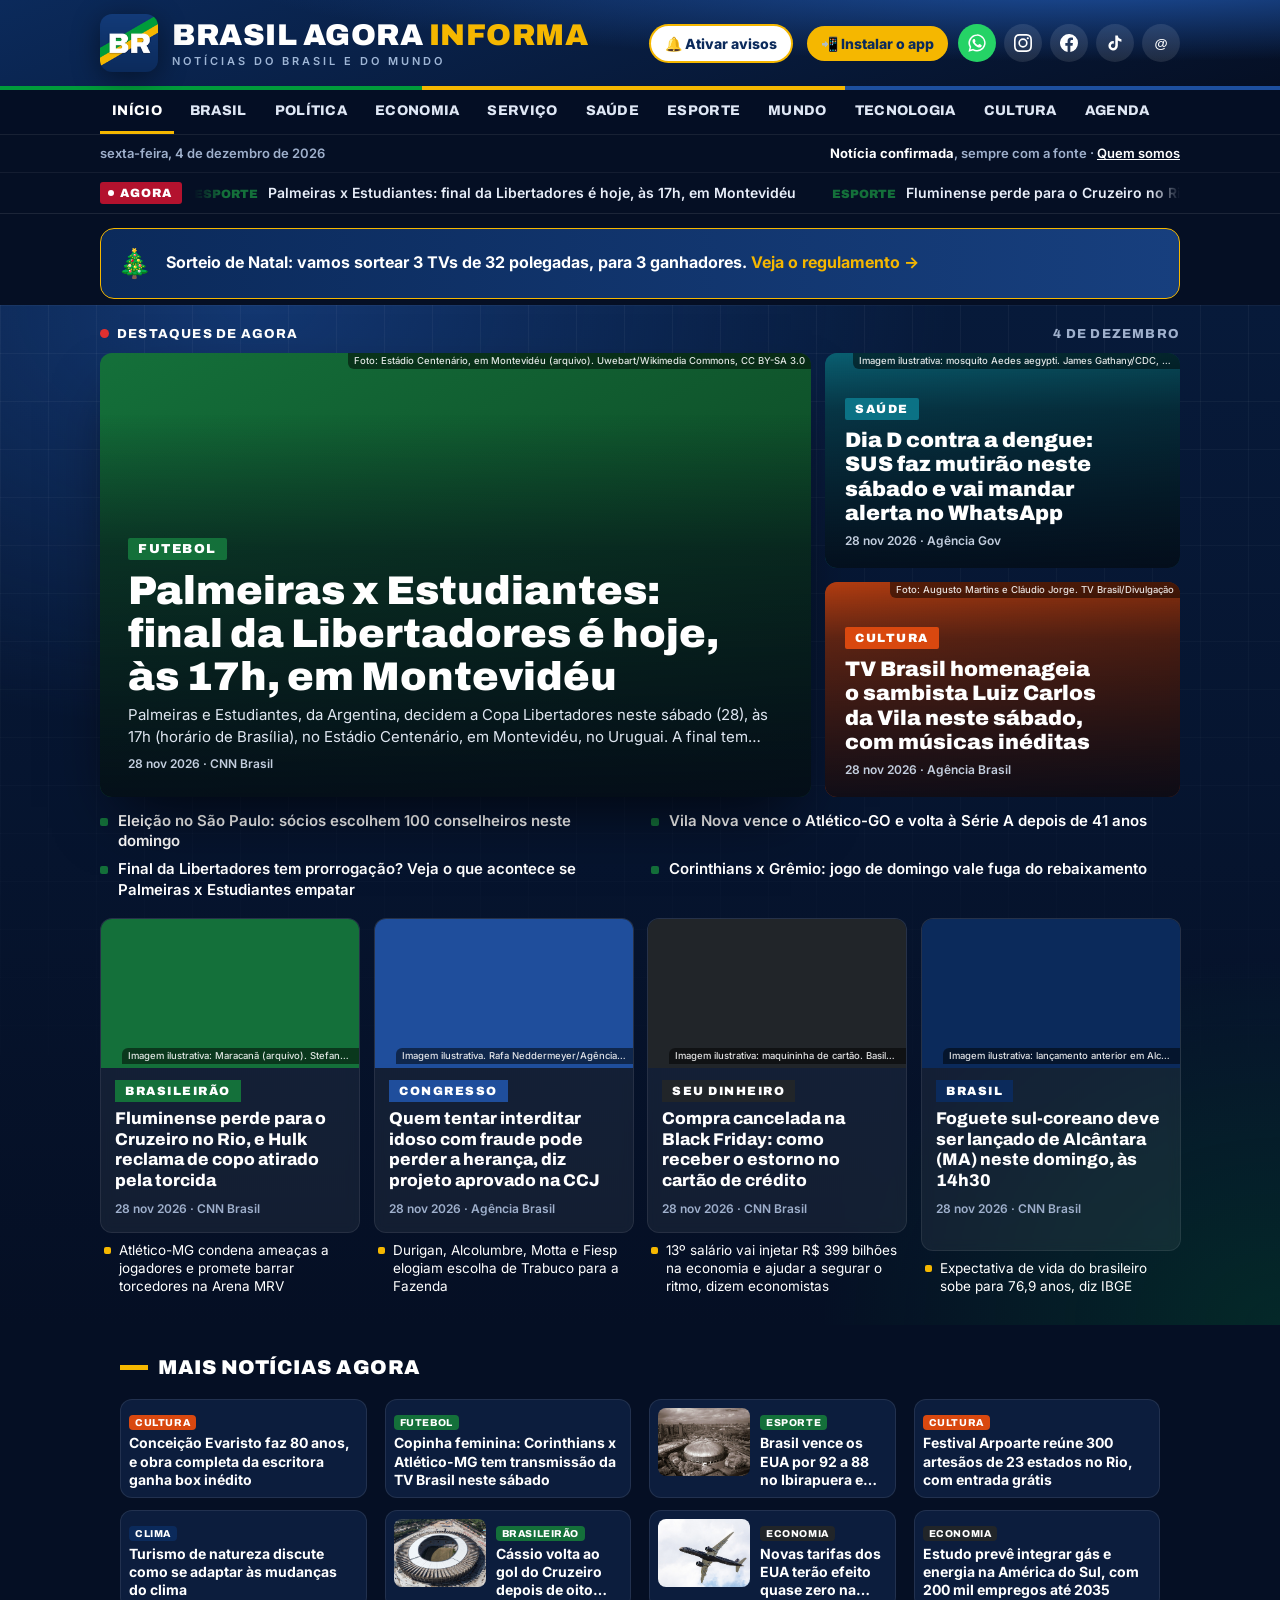
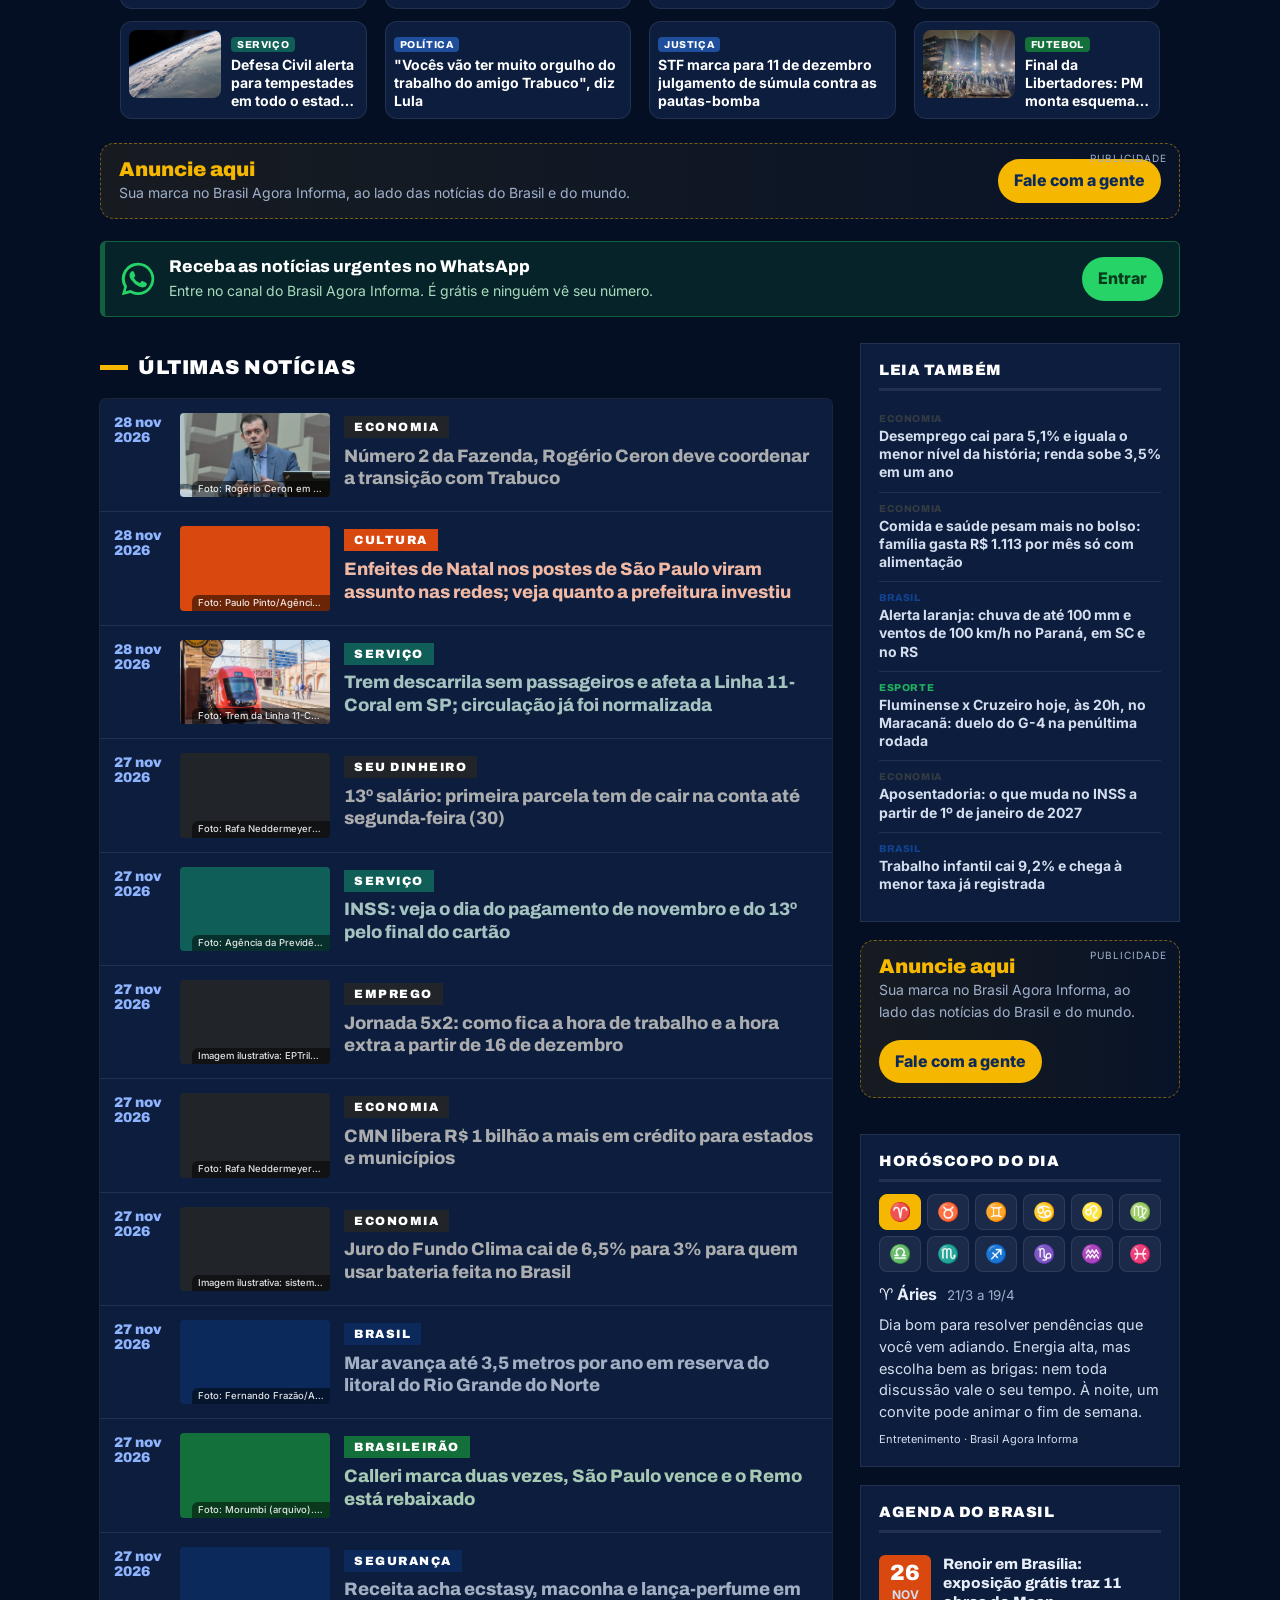
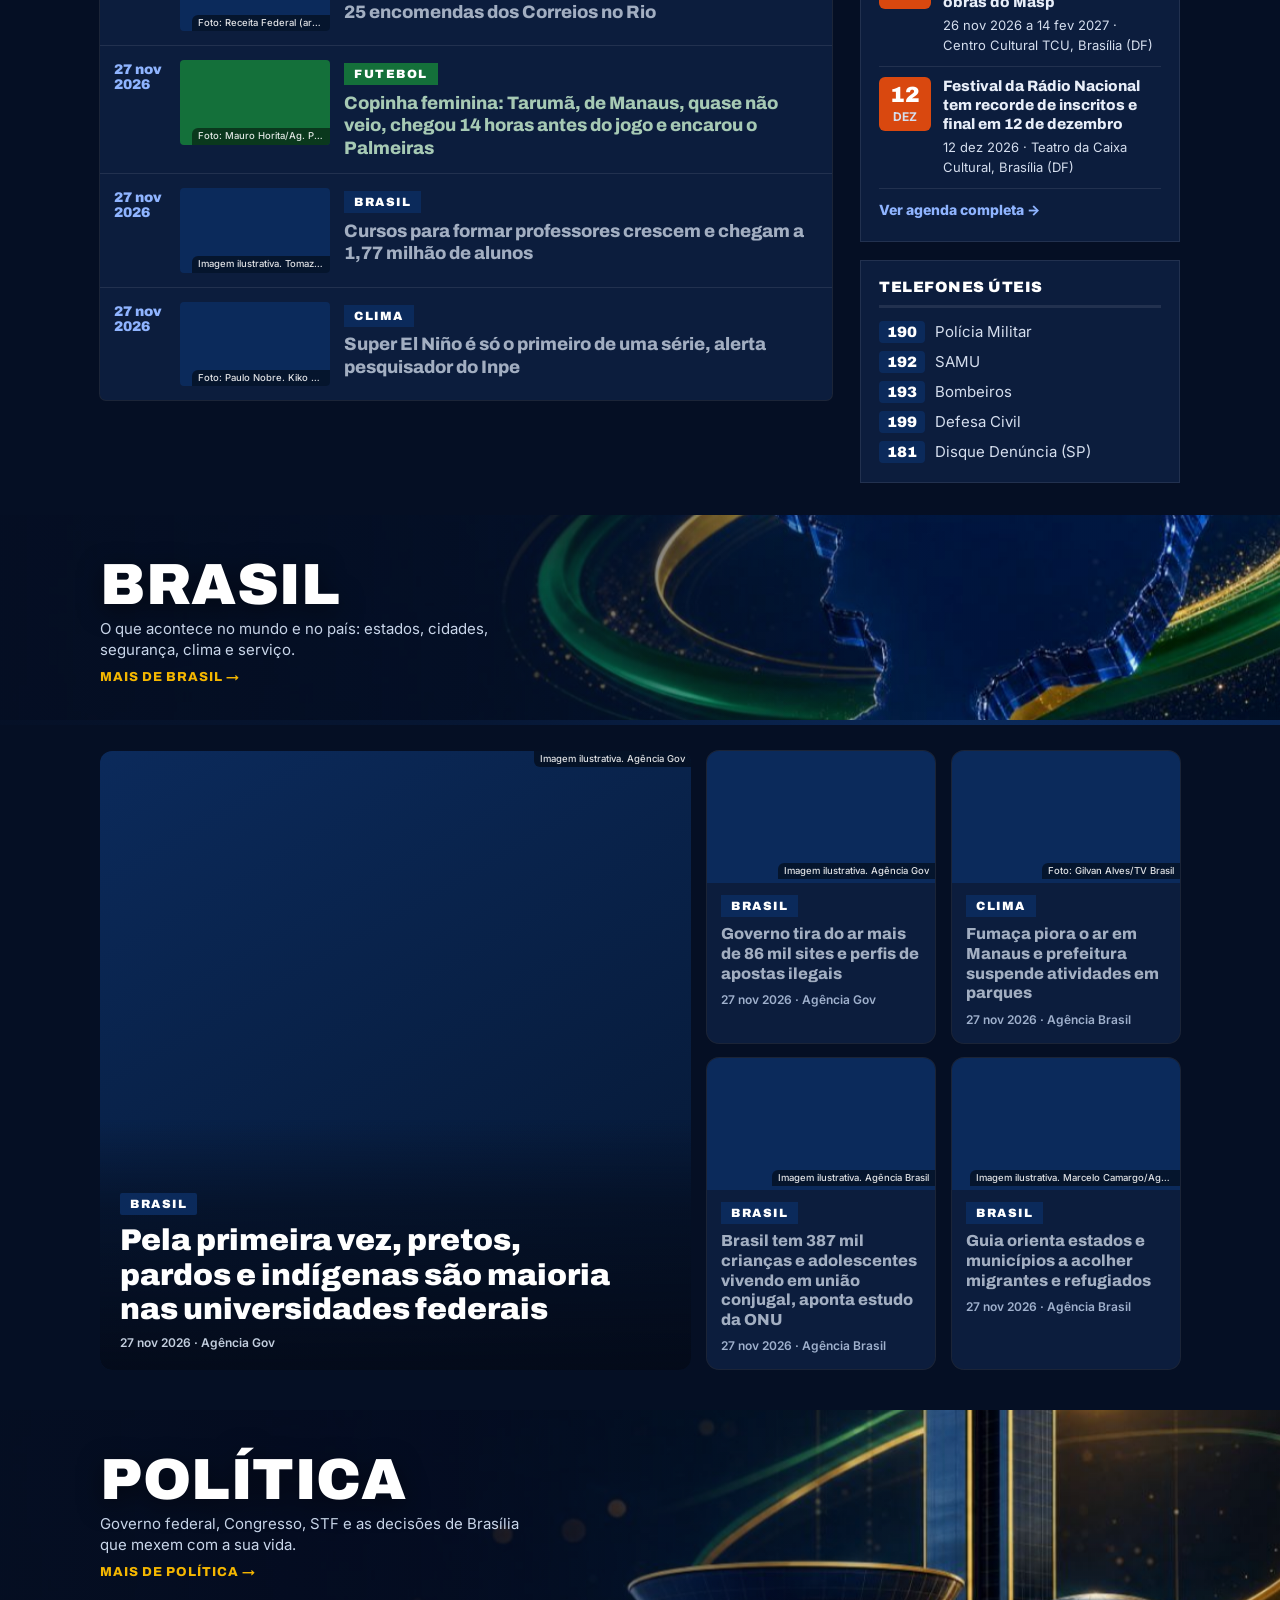
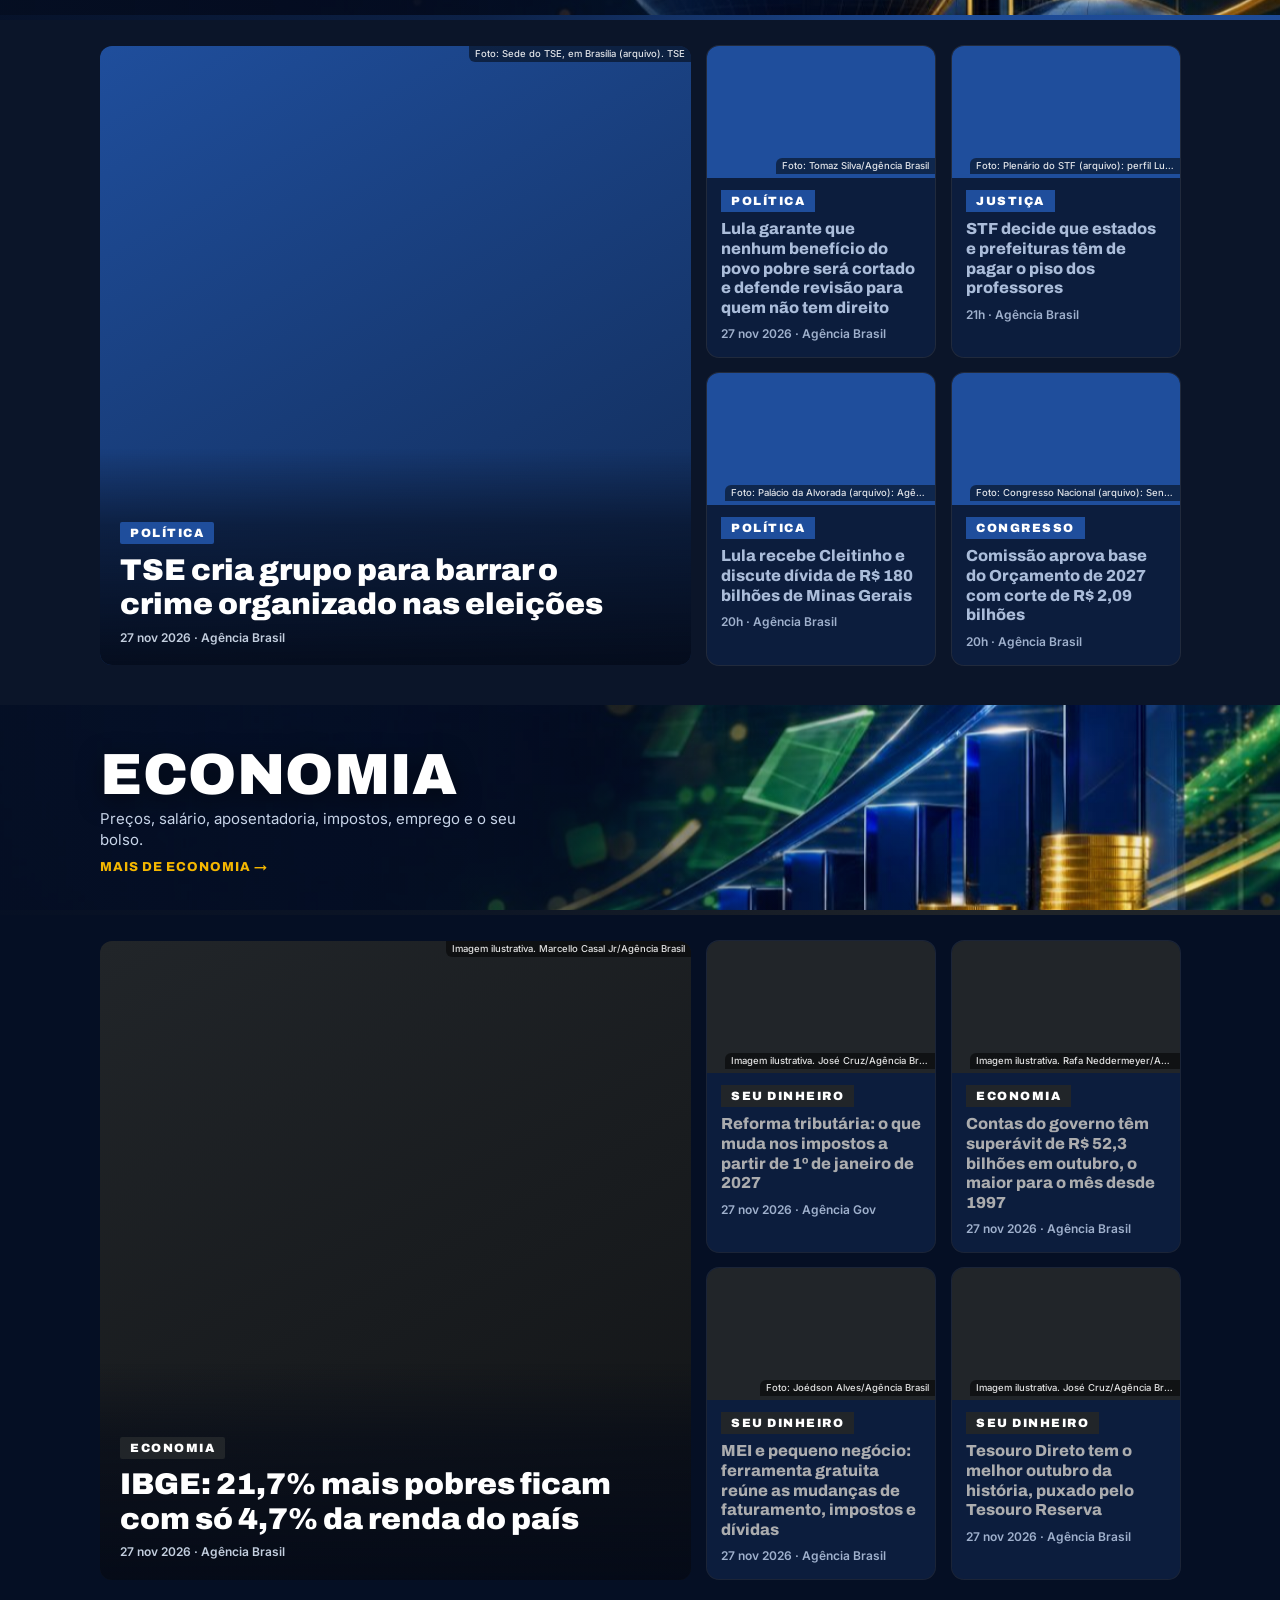
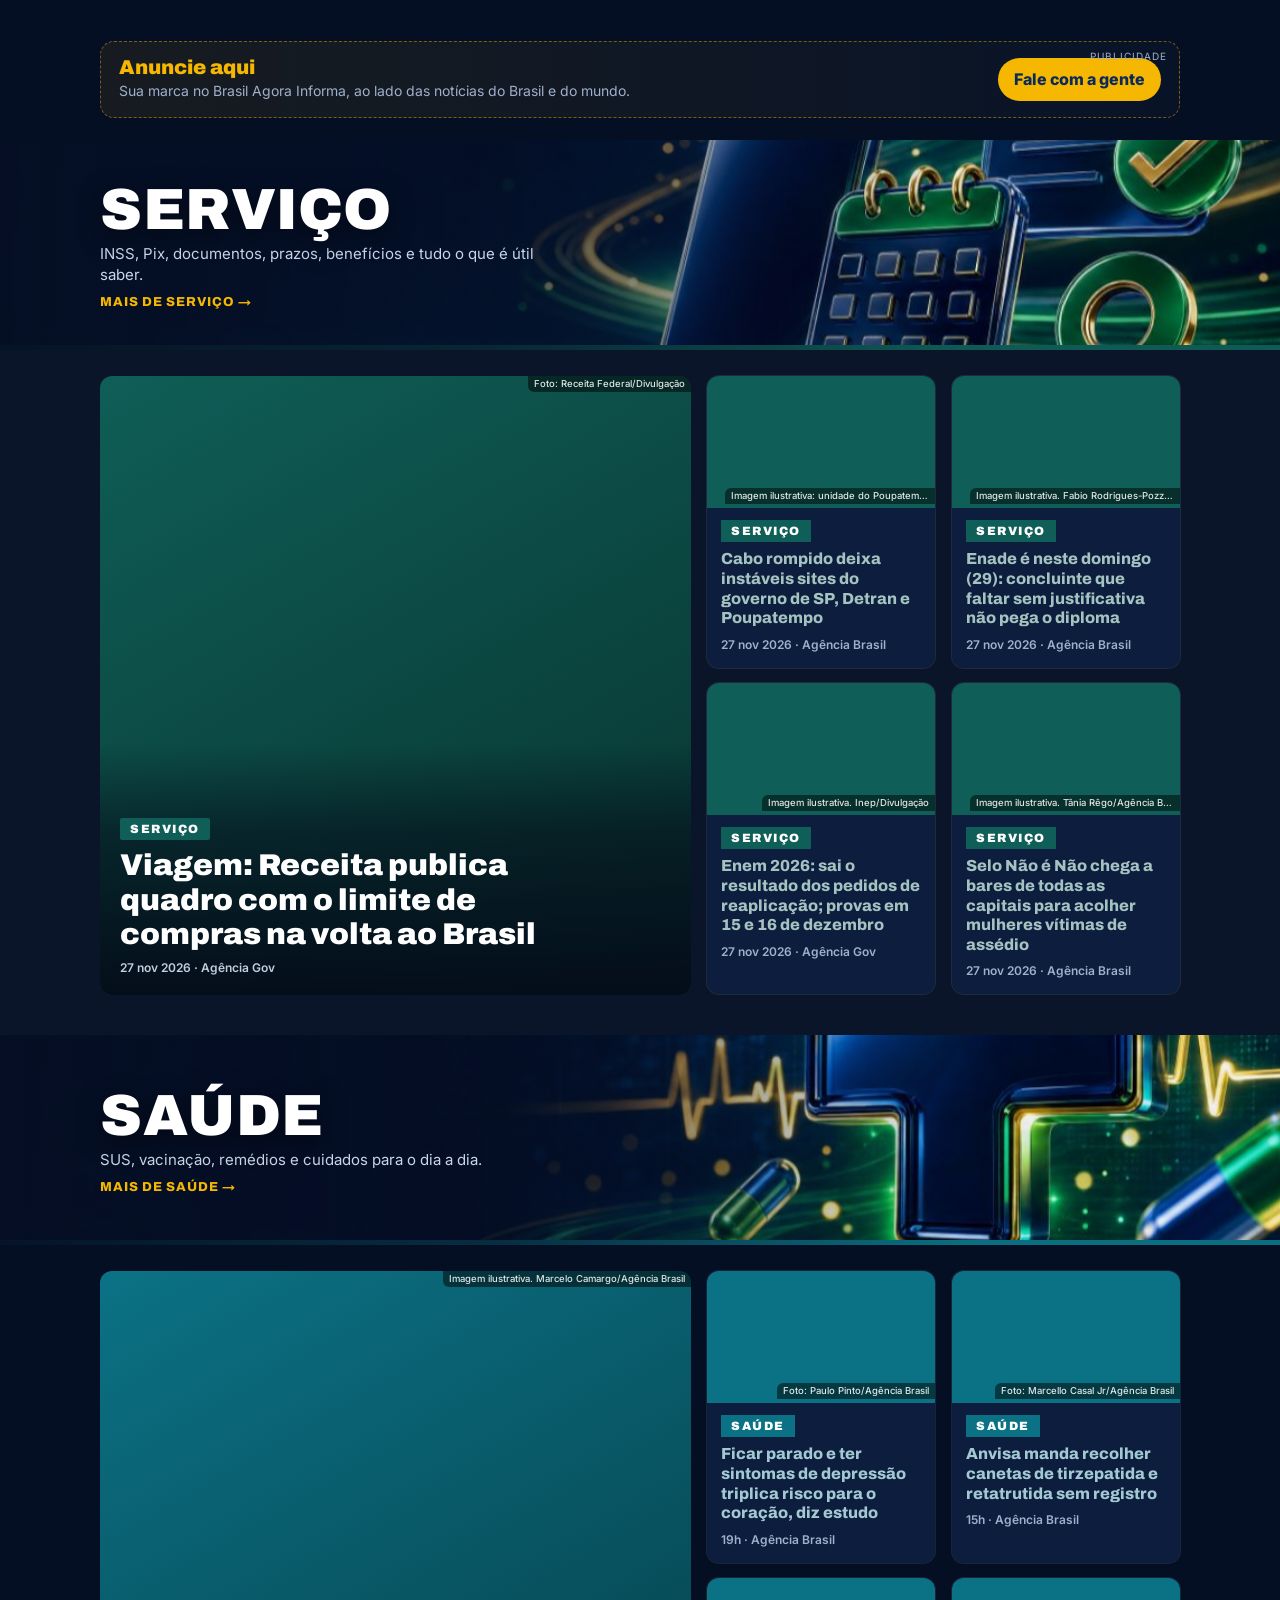
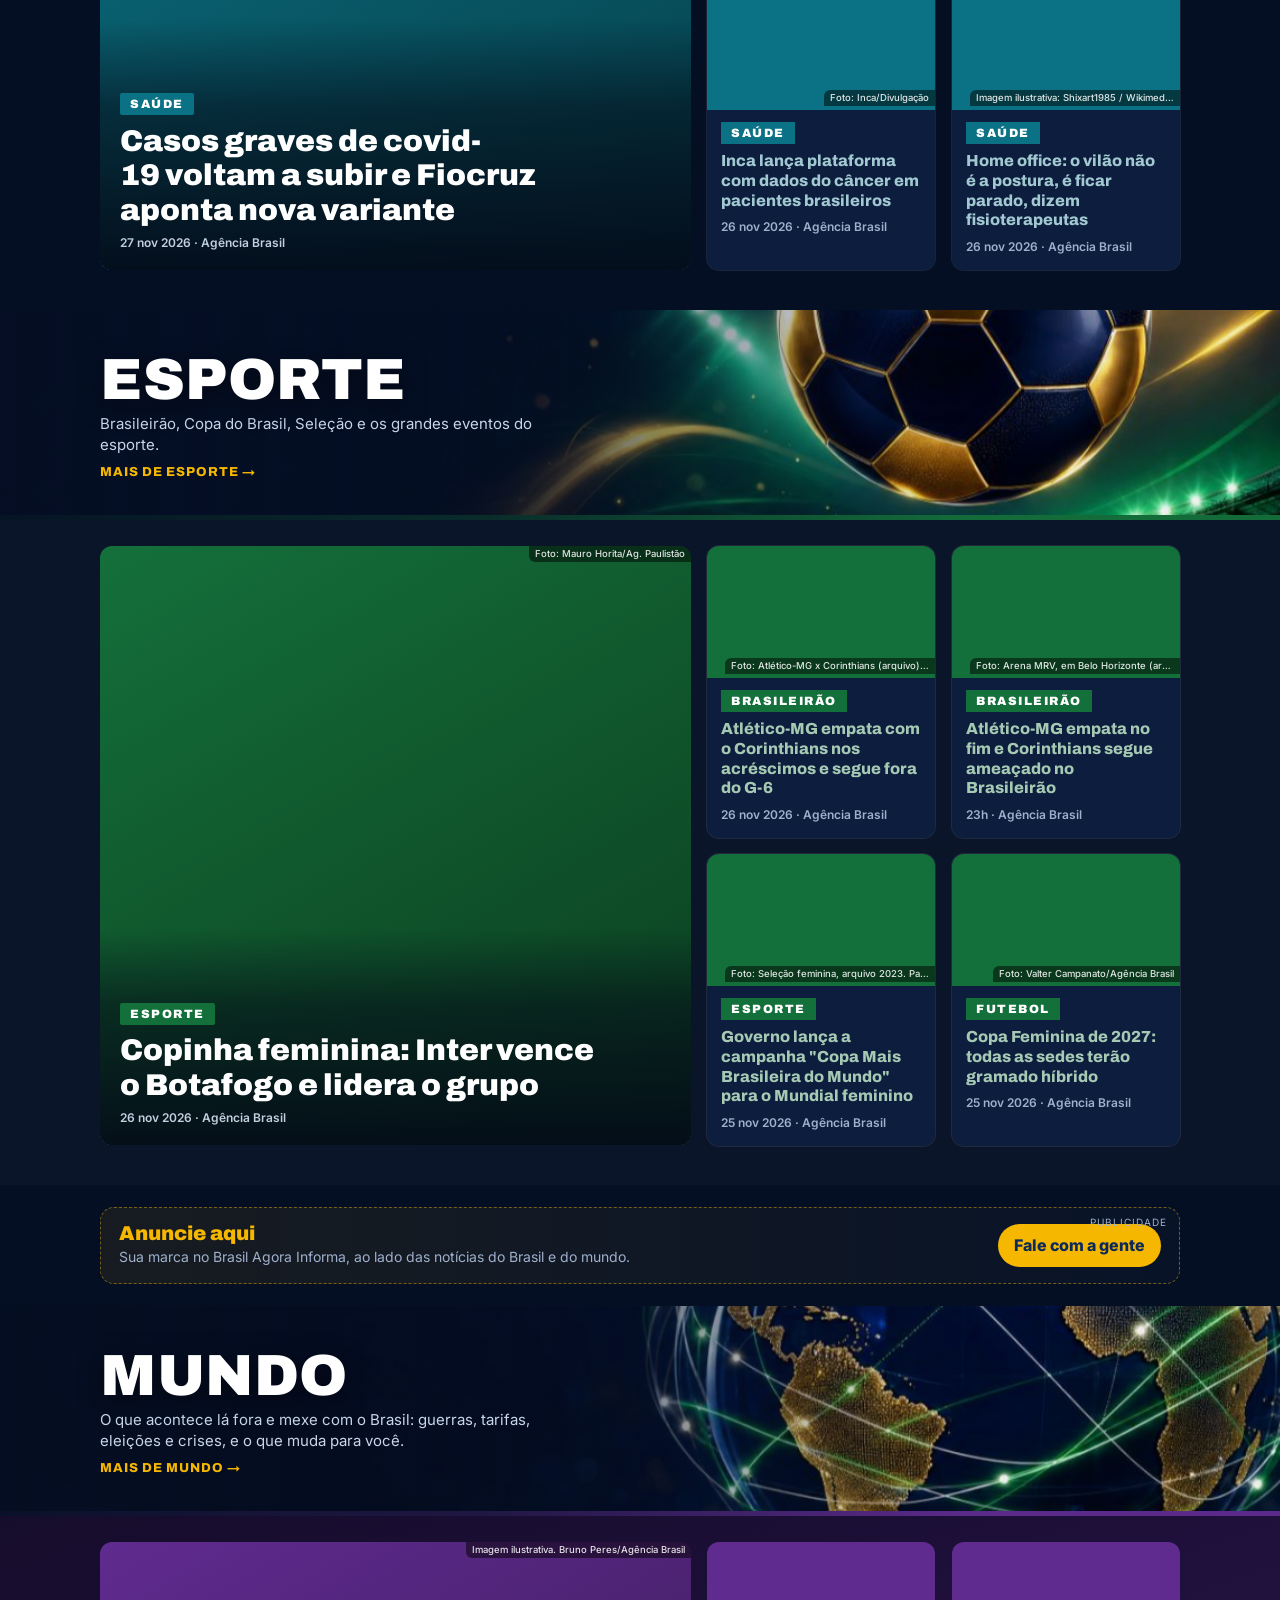
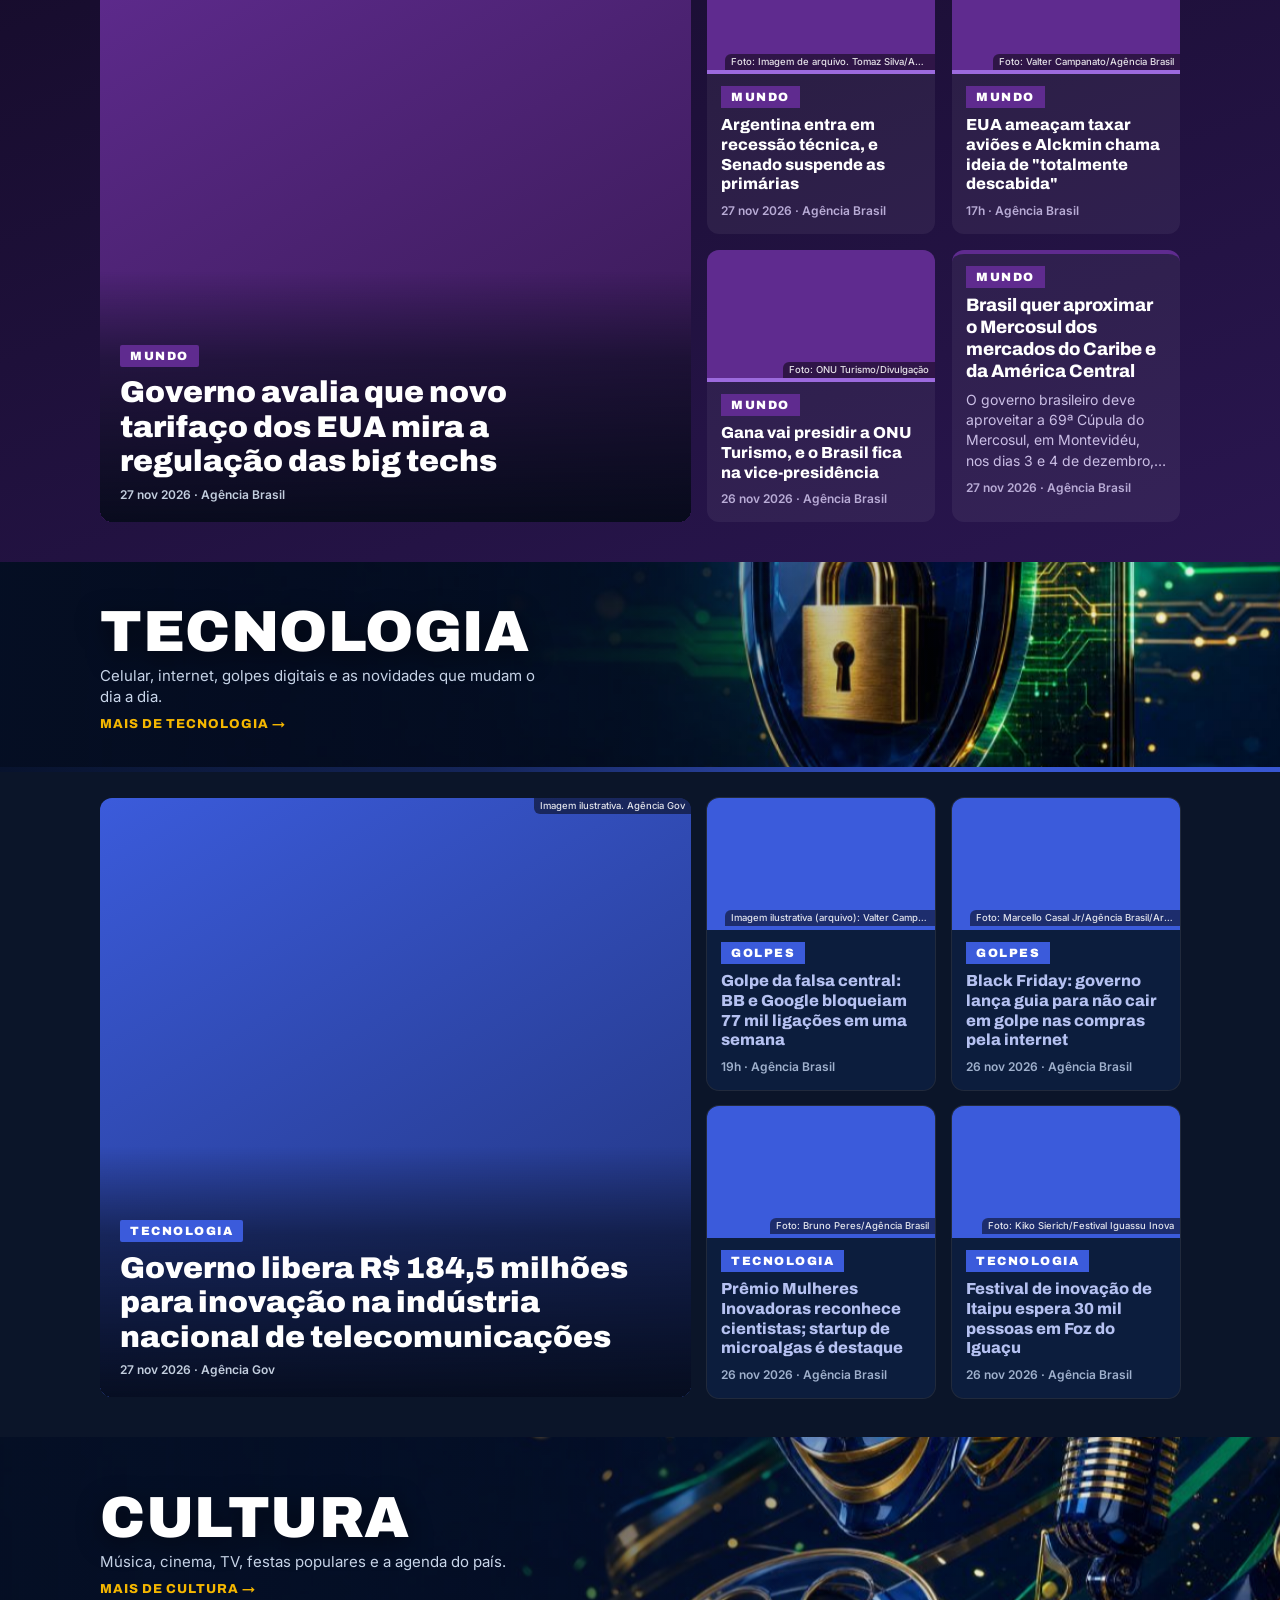
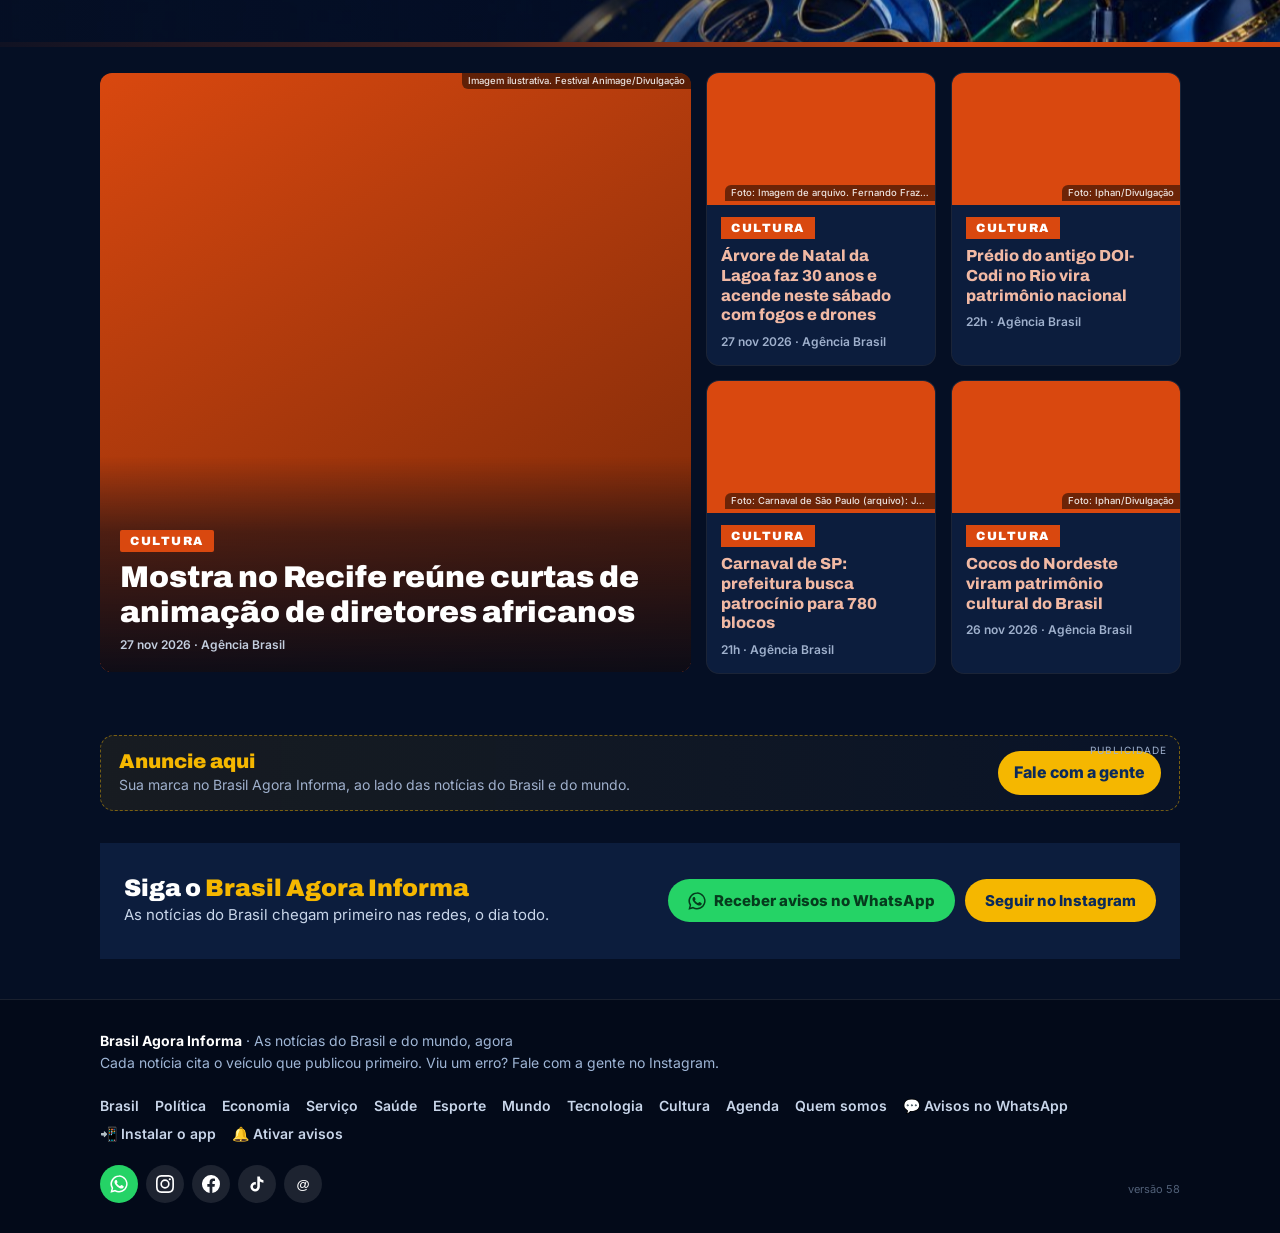
<file: index.html>
<!doctype html><html lang="pt-BR"><head><meta charset="utf-8"><meta name="viewport" content="width=device-width,initial-scale=1"><meta name="theme-color" content="#0B2A5B">
<link rel="preconnect" href="https://fonts.googleapis.com"><link href="https://fonts.googleapis.com/css2?family=Archivo:wght@700;800;900&family=Inter:wght@400;600;700;800&display=swap" rel="stylesheet">
<link rel="icon" href="icones/favicon-32.png" sizes="32x32"><link rel="manifest" href="manifest.webmanifest"><link rel="apple-touch-icon" href="icones/apple-touch-icon.png"><meta name="apple-mobile-web-app-capable" content="yes"><meta name="mobile-web-app-capable" content="yes"><meta name="apple-mobile-web-app-title" content="Brasil Agora Informa"><meta name="apple-mobile-web-app-status-bar-style" content="black"><link rel="stylesheet" href="assets/style.css?v=58">
<title>Brasil Agora Informa | Notícias do Brasil e do mundo</title>
<meta name="description" content="O que acontece no Brasil e no mundo agora: política, economia, serviço, saúde, esporte e mundo. Notícia confirmada, sempre com a fonte.">
<meta property="og:title" content="Brasil Agora Informa"><meta property="og:description" content="As notícias do Brasil e do mundo, agora, com fonte."><meta property="og:image" content="capa-facebook.jpg">
</head><body data-pagina="capa"><div id="topo"></div>
<main class="wrap"><a href="sorteio" style="display:flex;align-items:center;gap:14px;margin:14px 0 6px;padding:12px 16px;border-radius:14px;background:linear-gradient(90deg,#0B2A5B,#173f7e);border:1px solid #F5B700;color:#fff;text-decoration:none;font-weight:700"><span style="font-size:28px">🎄</span><span style="flex:1">Sorteio de Natal: vamos sortear 3 TVs de 32 polegadas, para 3 ganhadores. <span style="color:#F5B700">Veja o regulamento →</span></span></a><div id="conteudo"><p class="vazio">Carregando notícias…</p></div></main>
<div id="rodape"></div><script src="assets/app.js?v=58"></script></body></html>
</file>
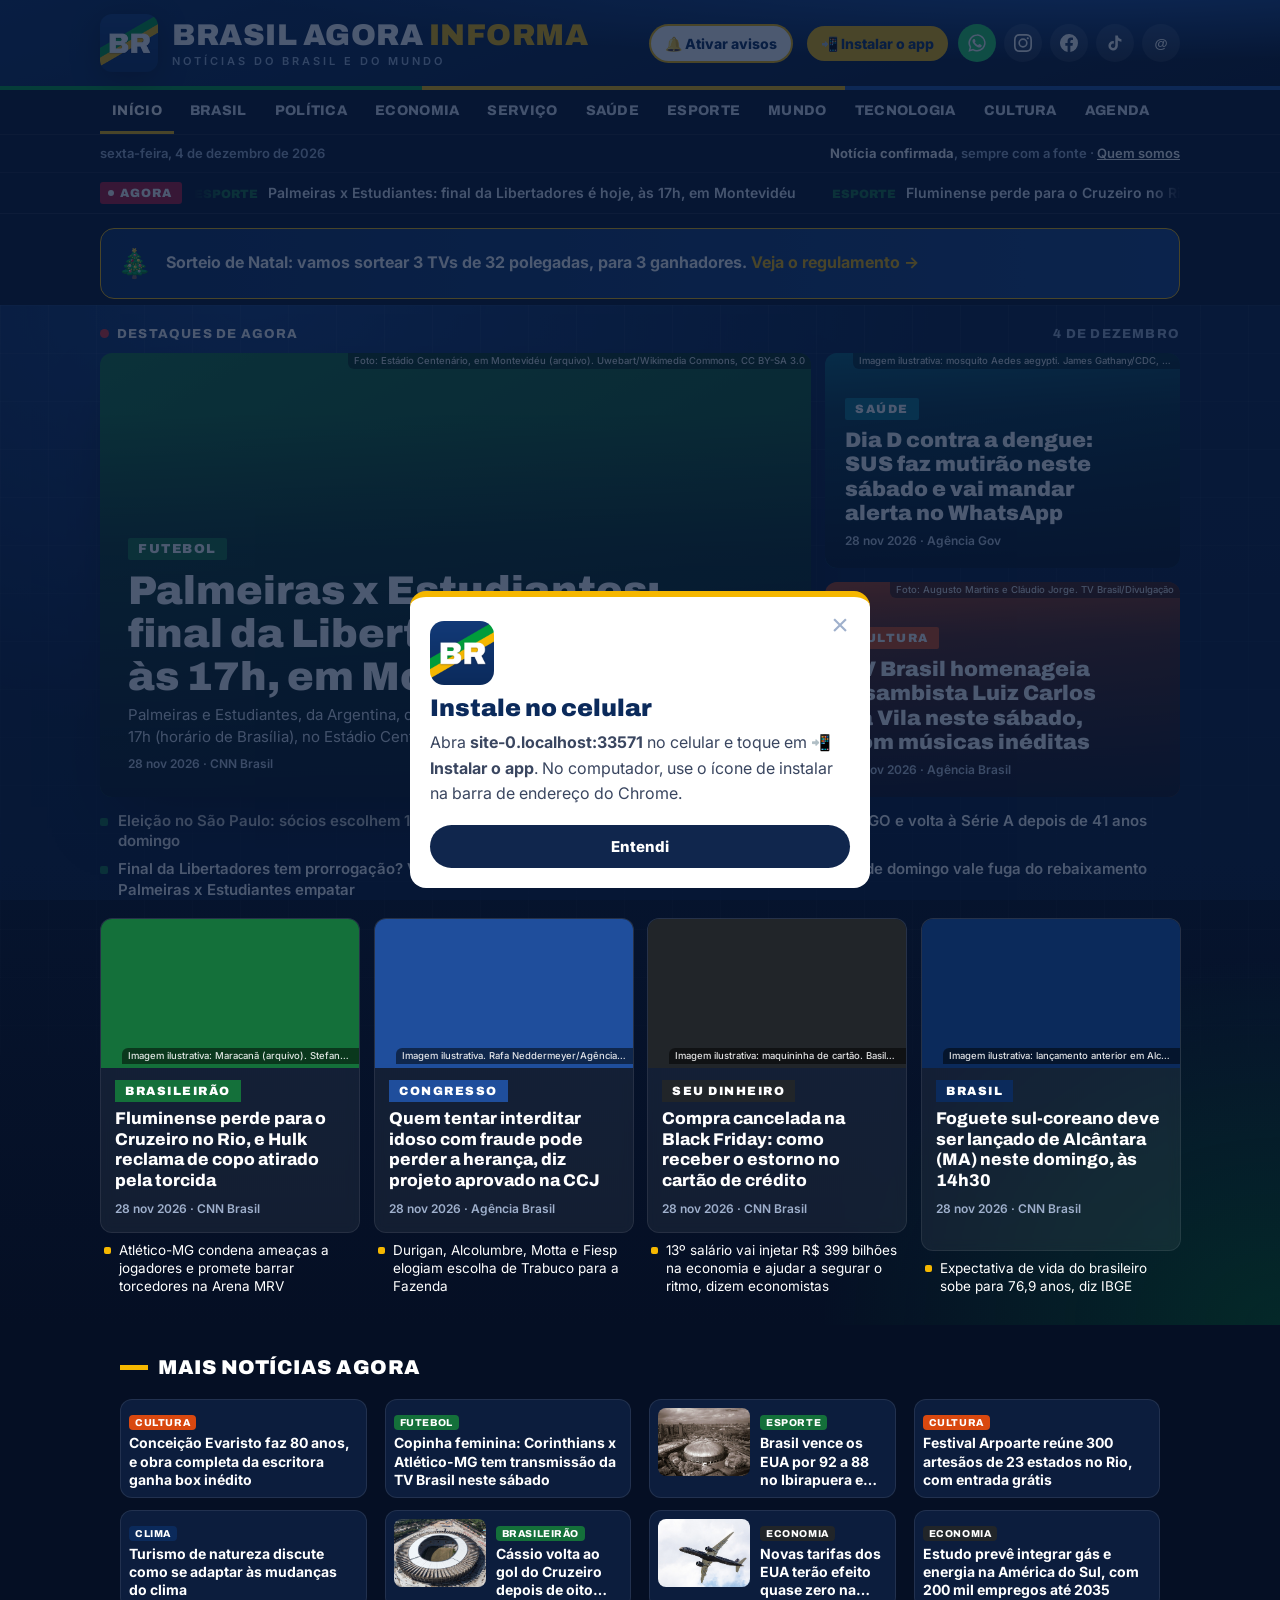
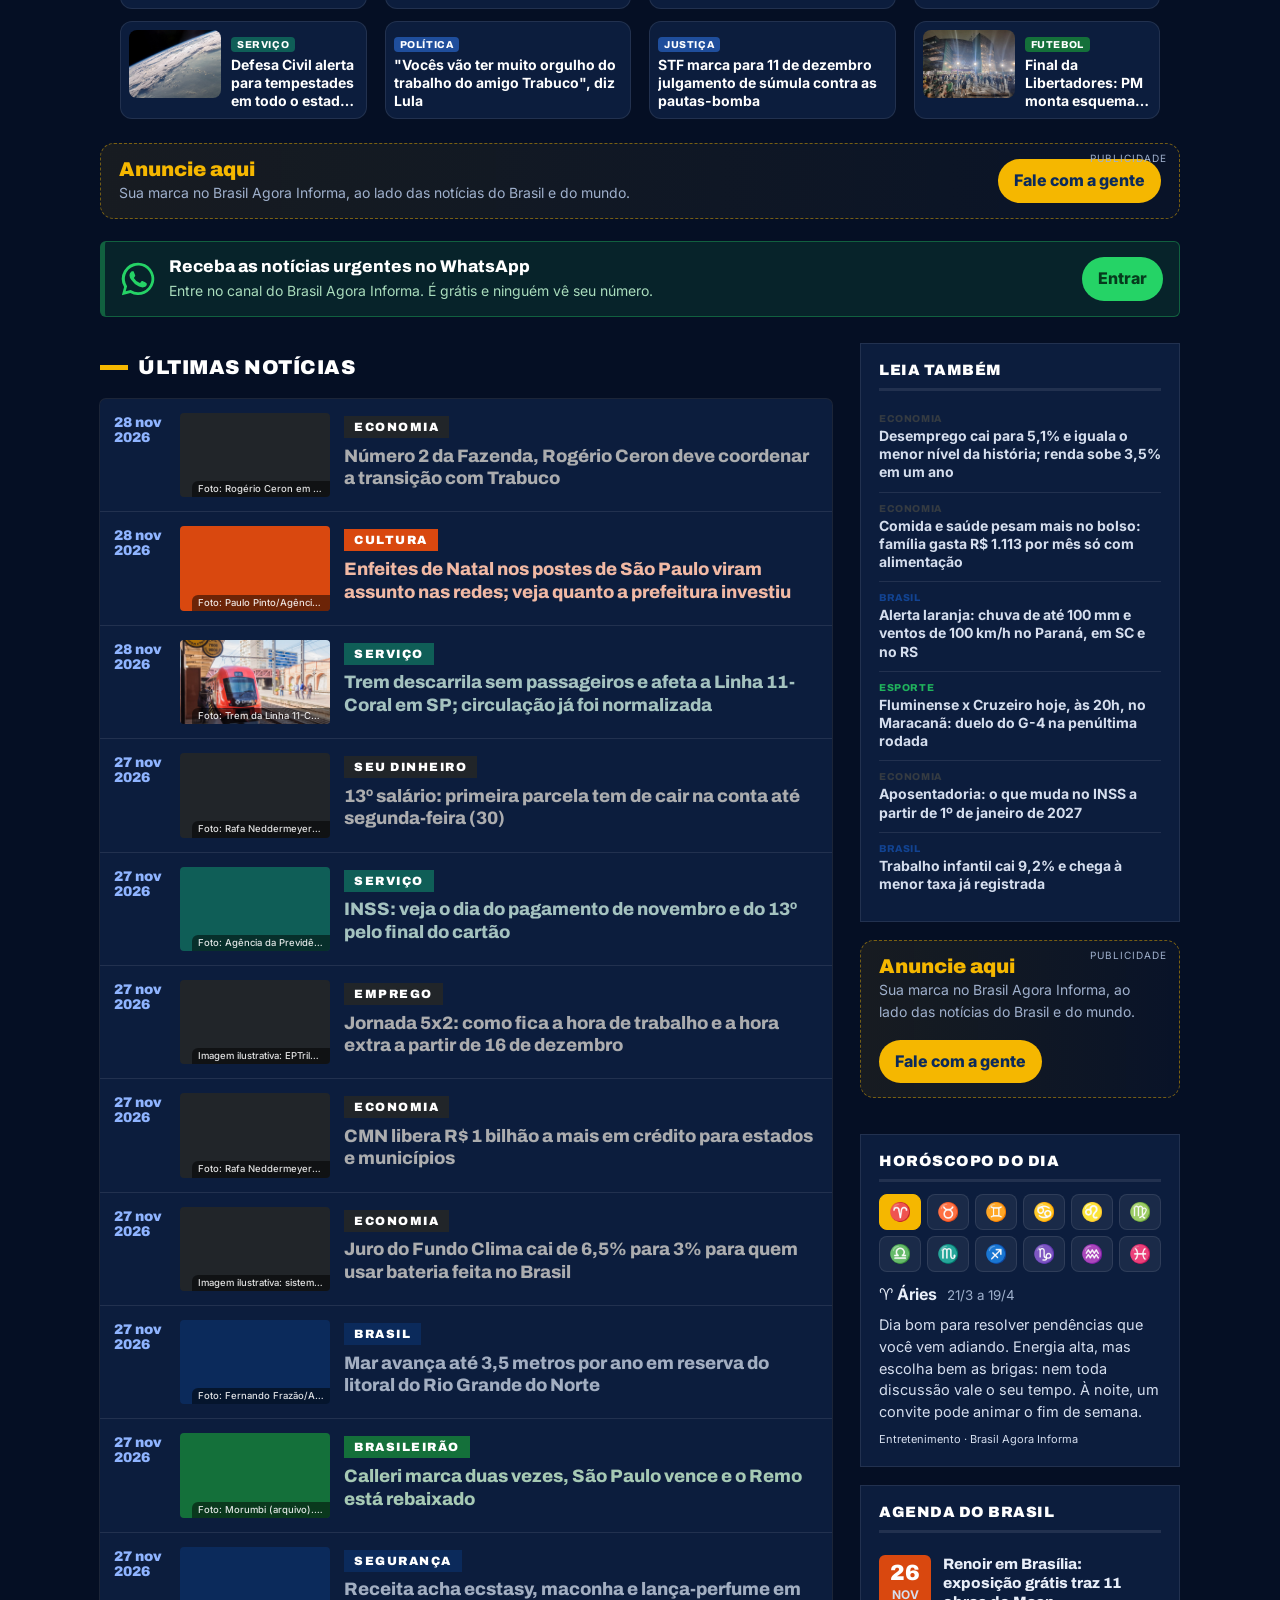
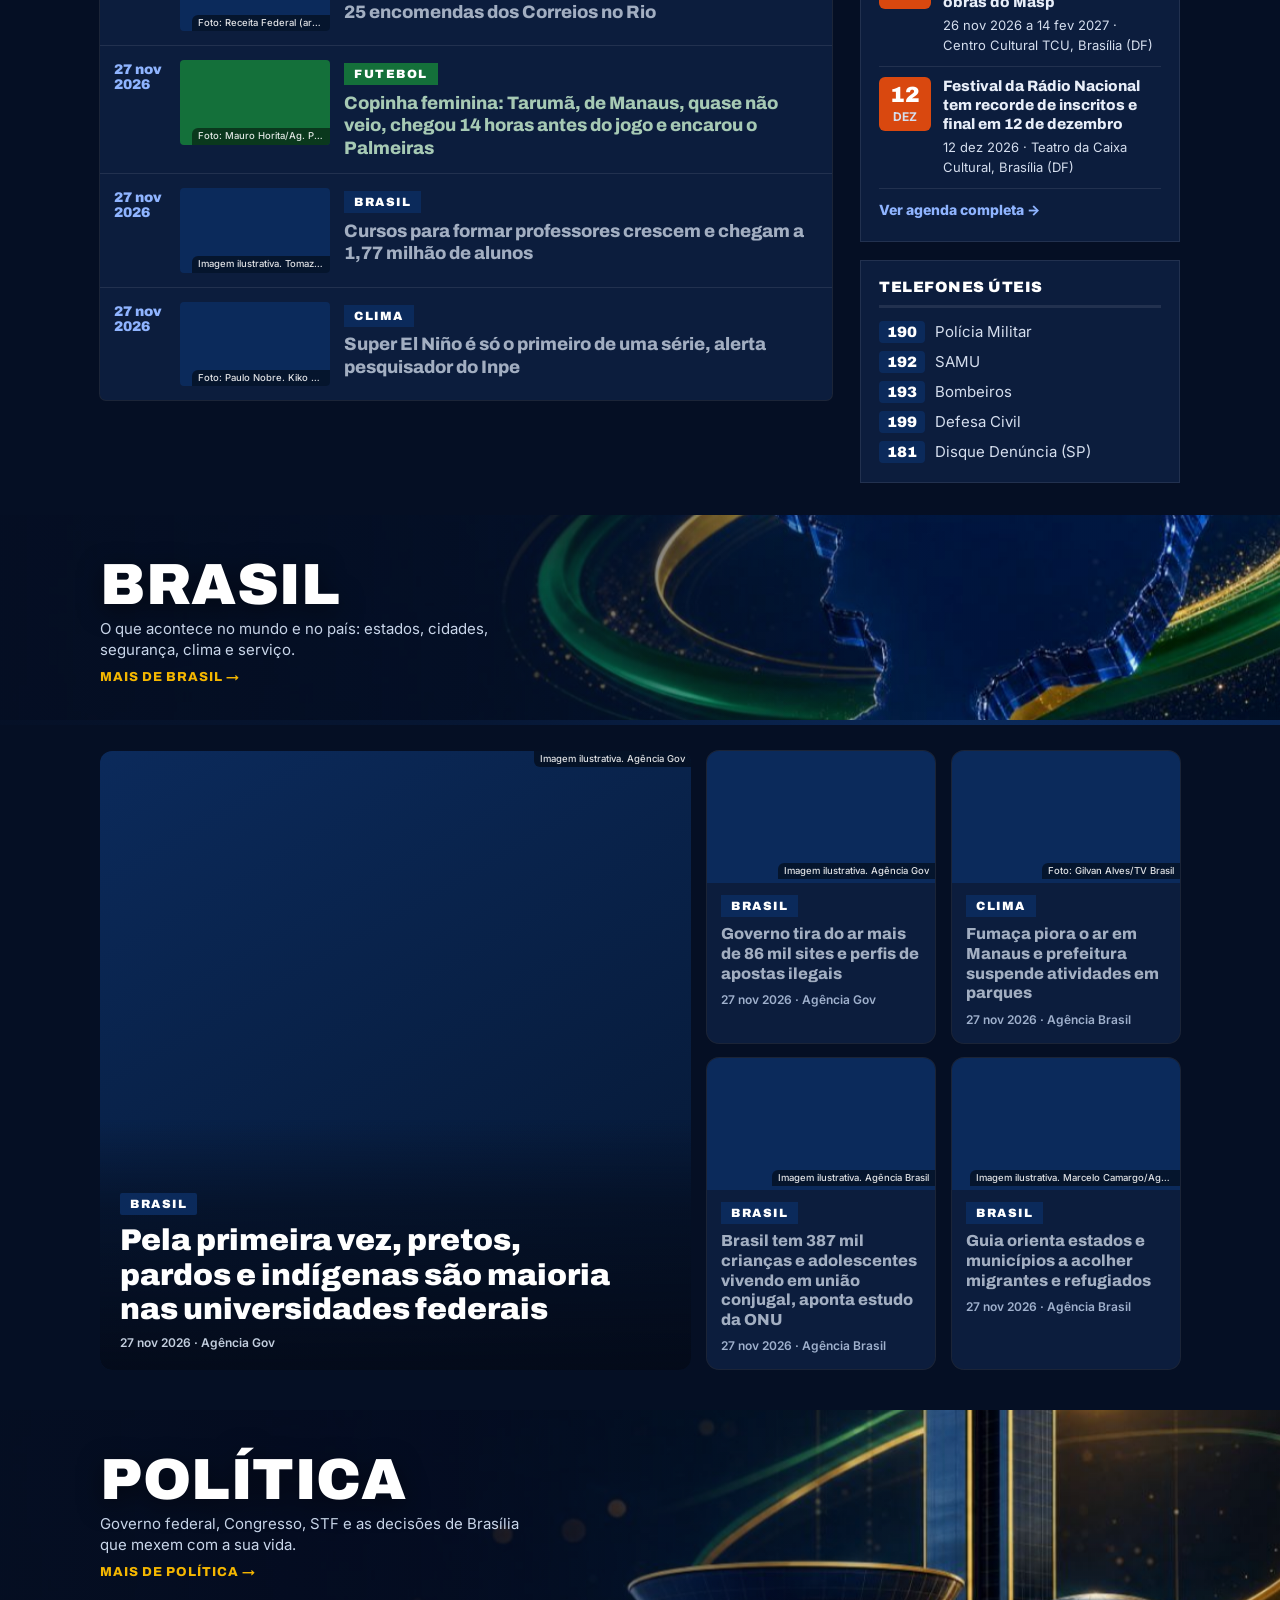
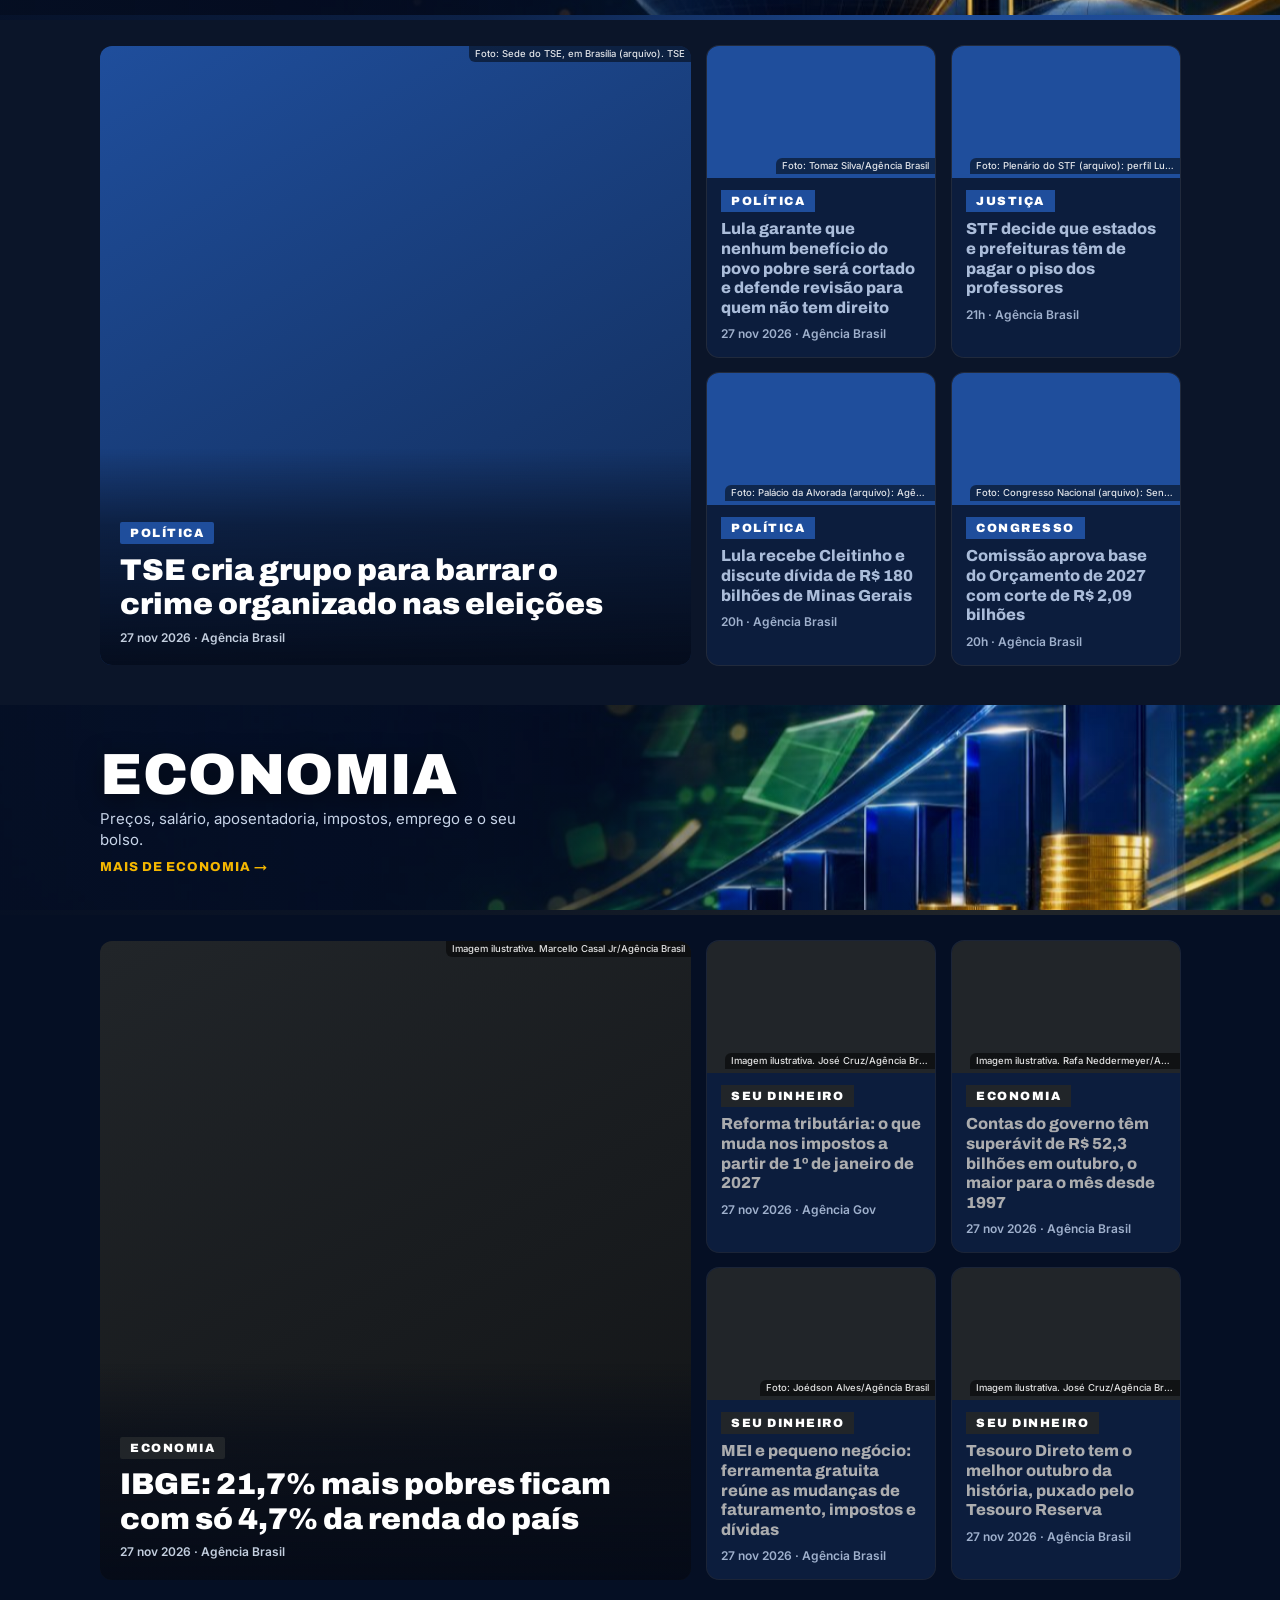
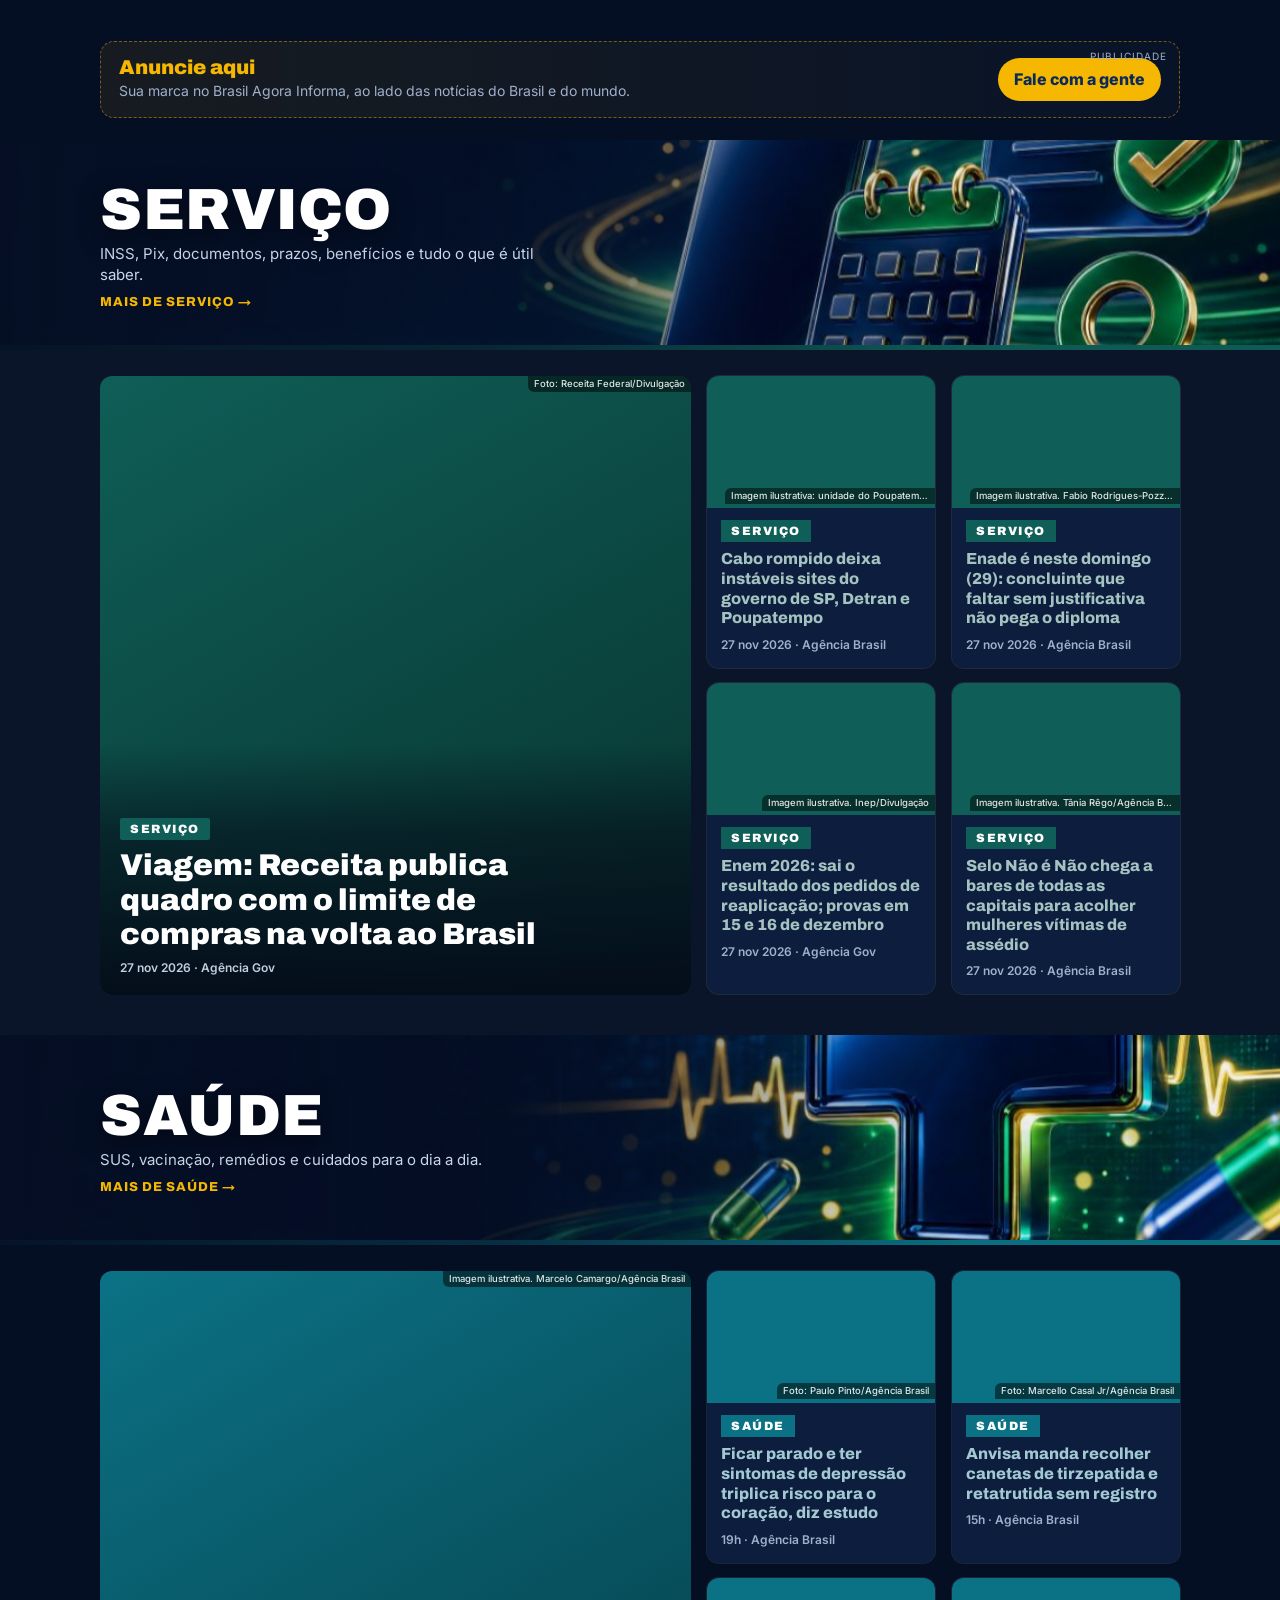
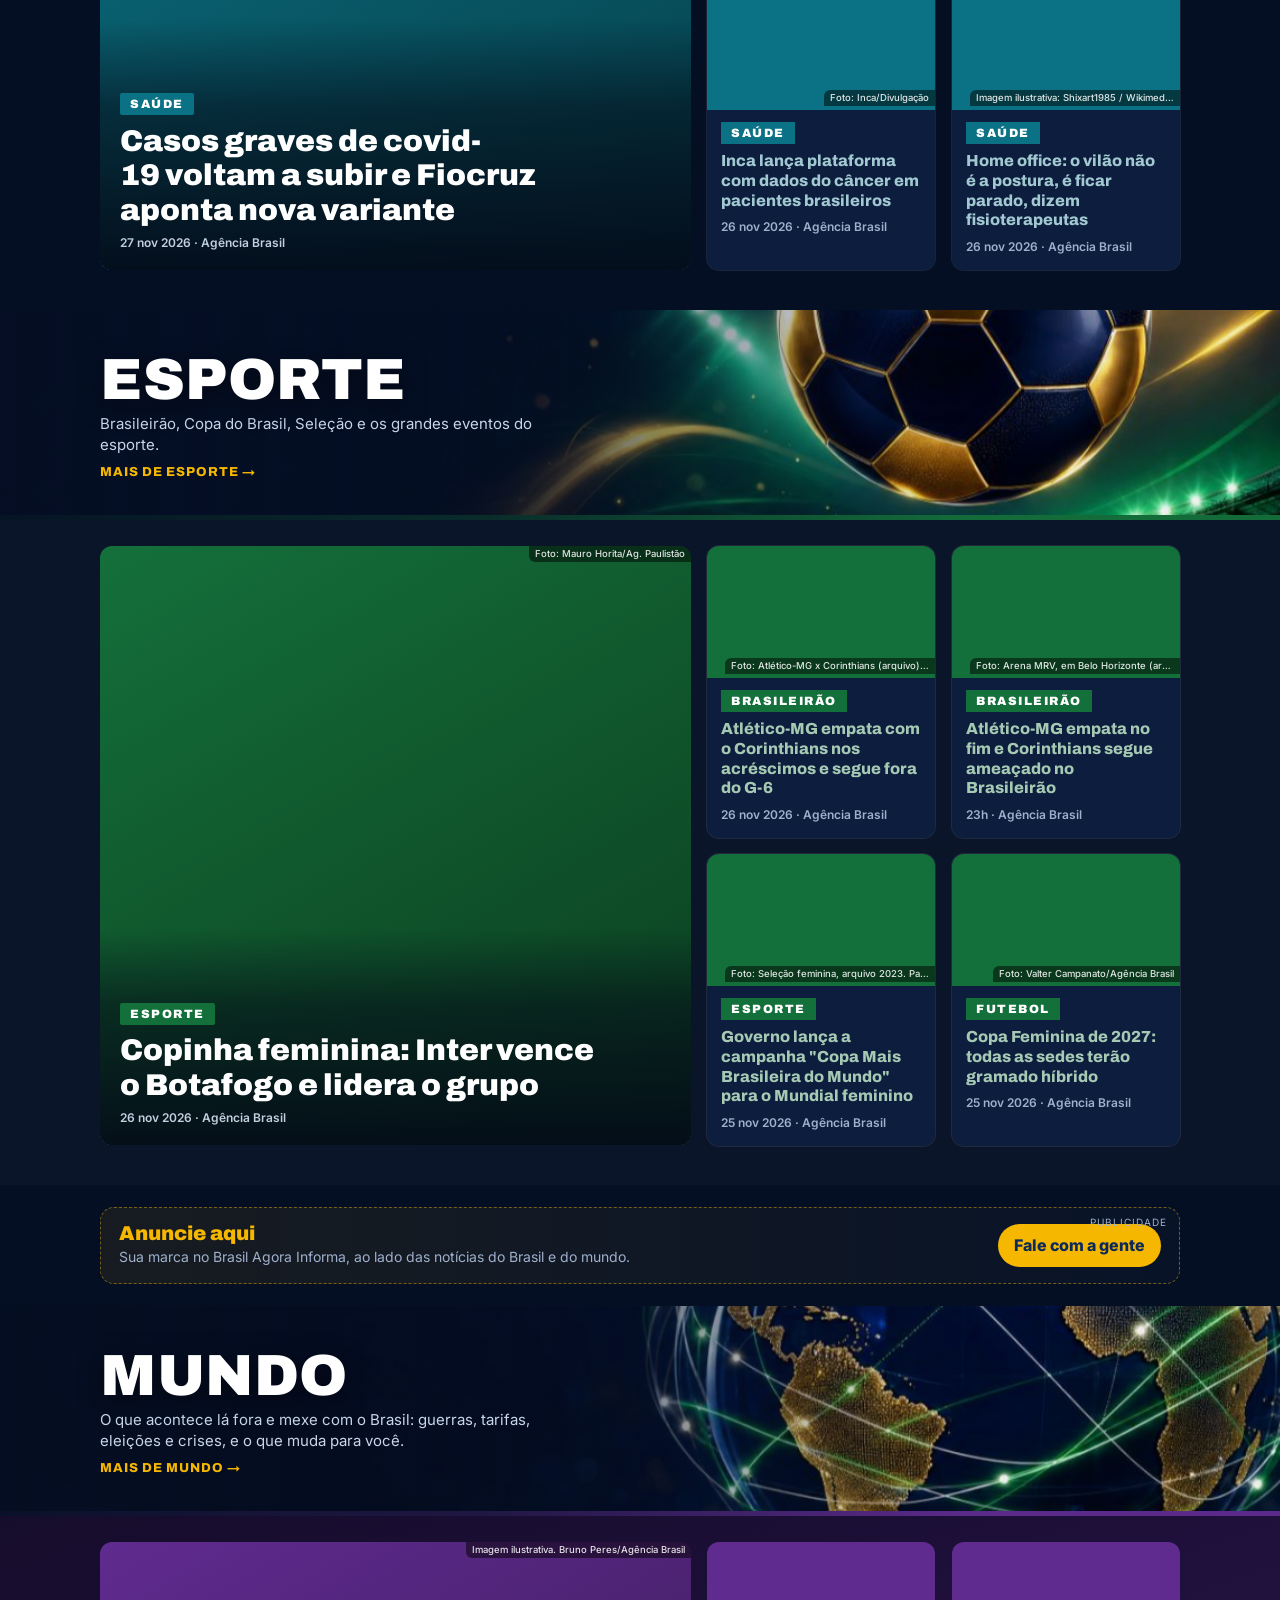
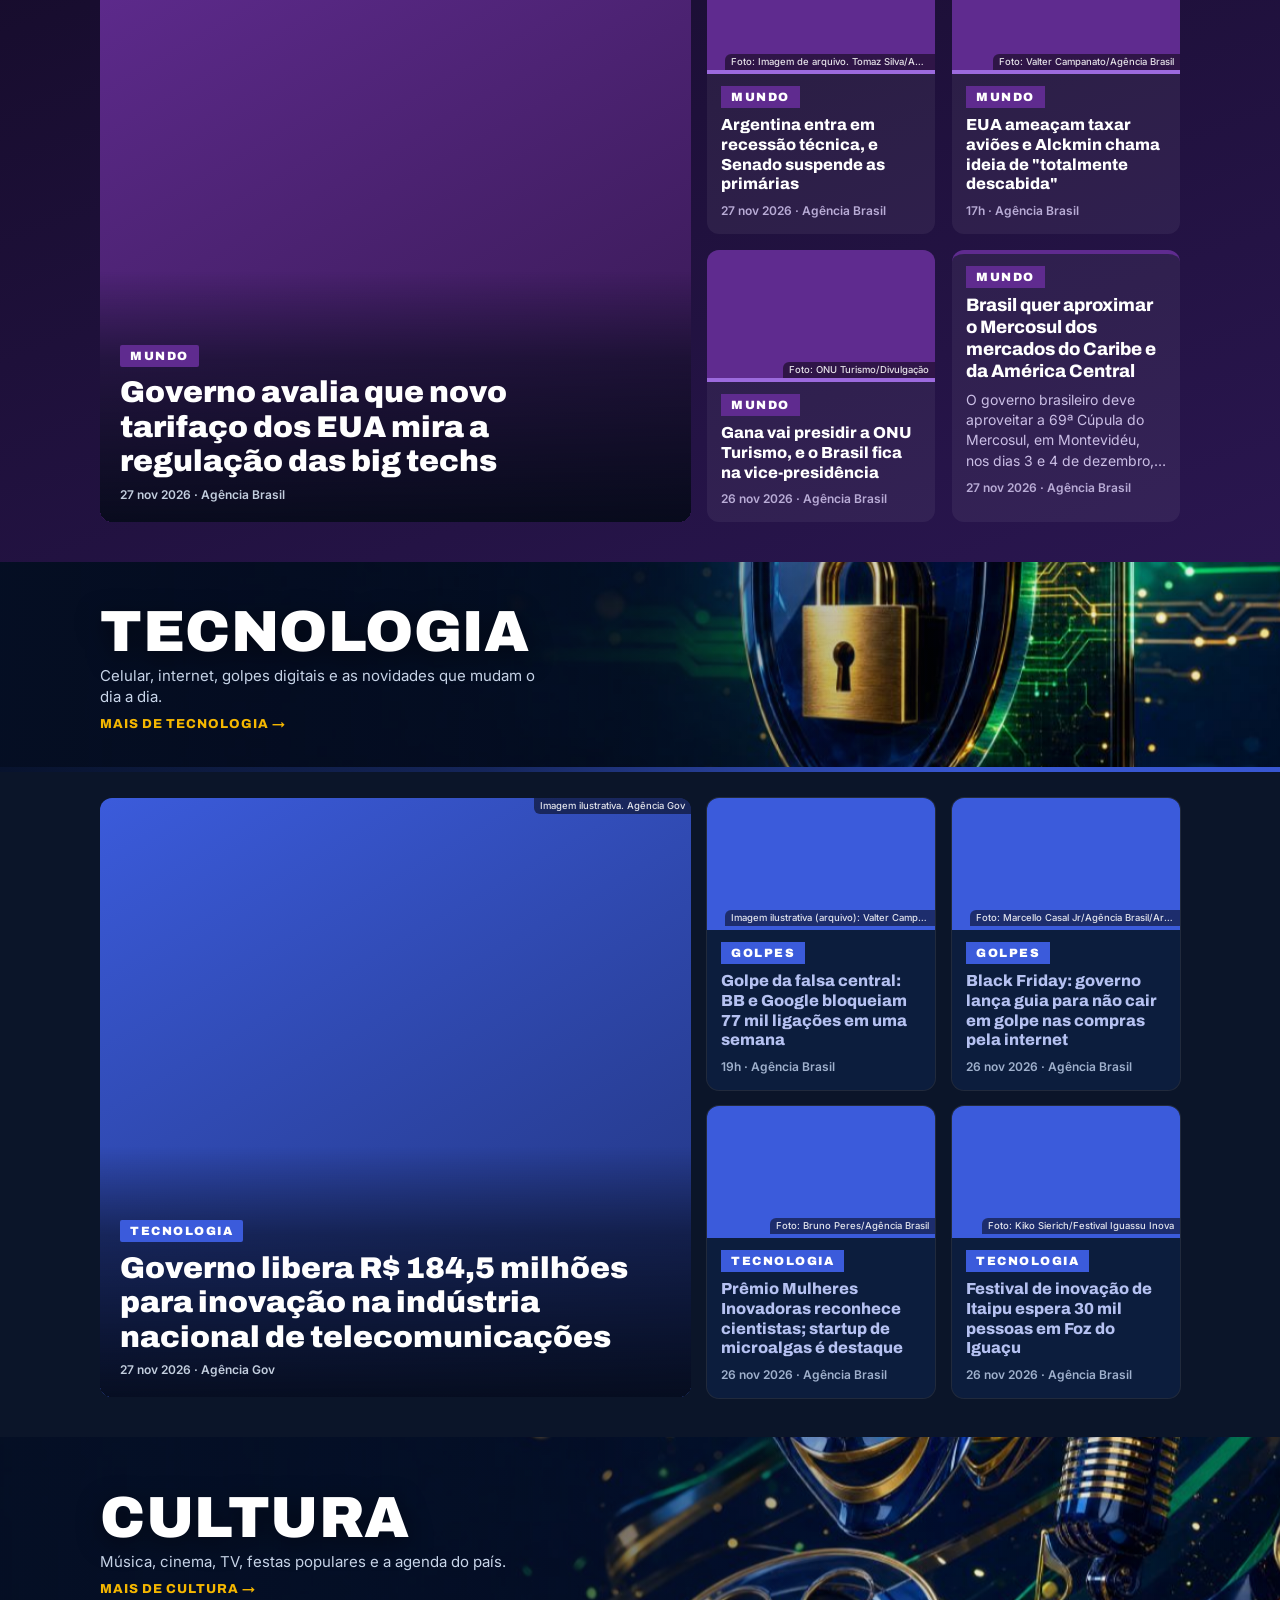
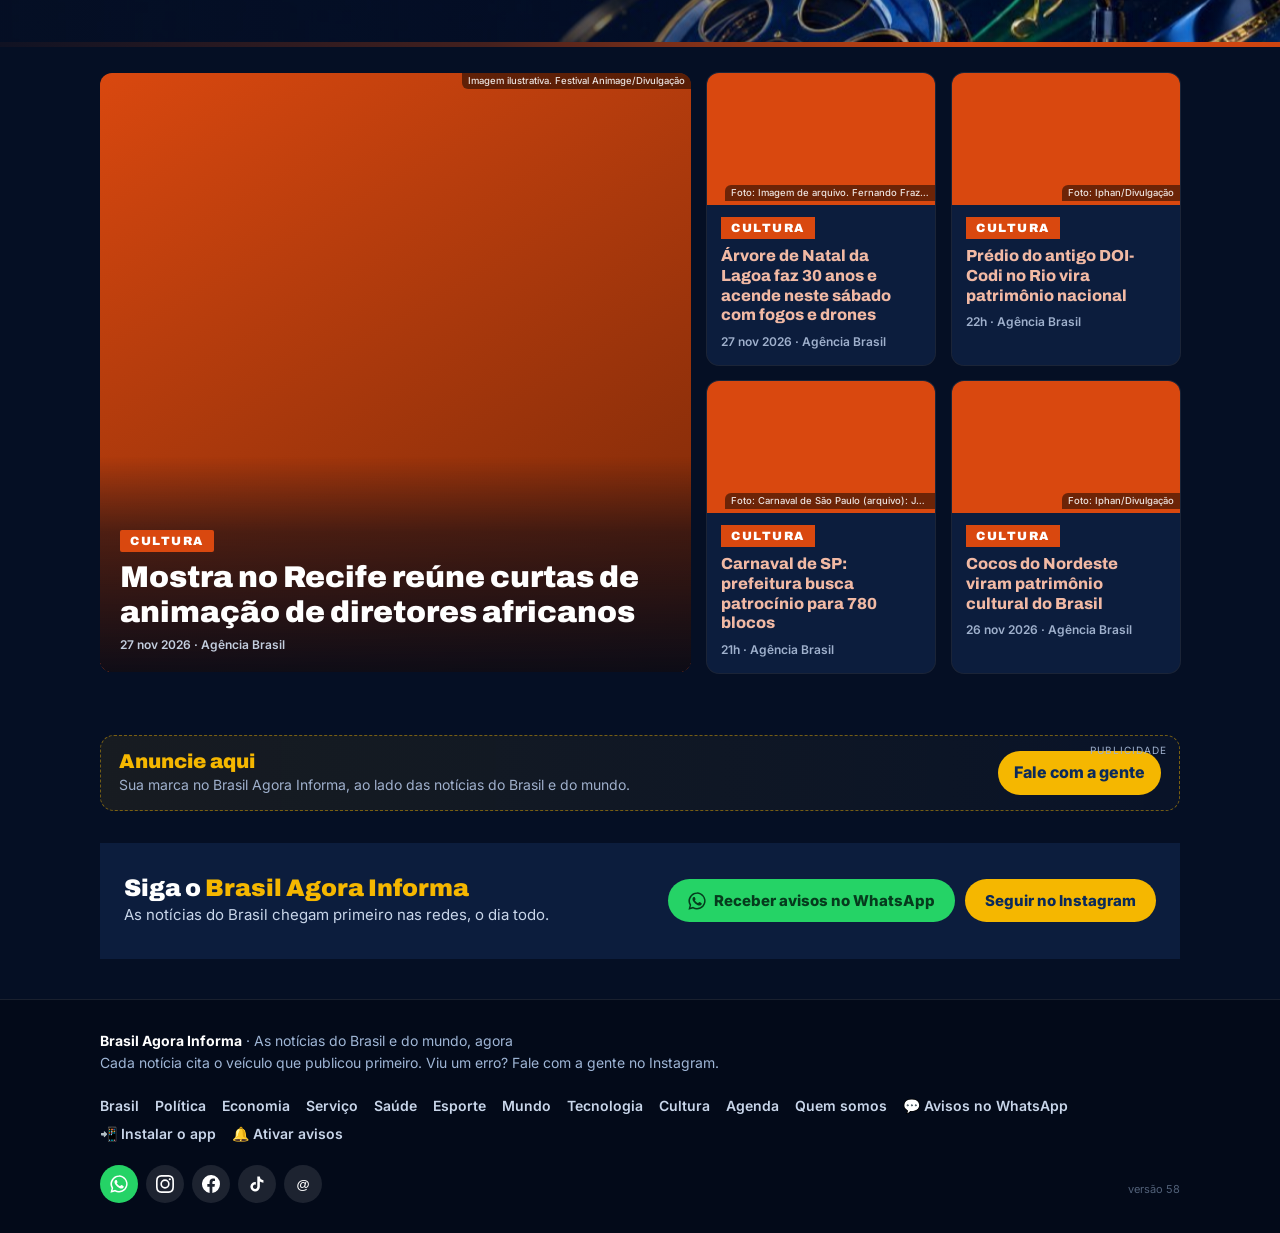
<file: app/index.html>
<!doctype html>
<html lang="pt-BR">
  <head>
    <meta charset="utf-8" />
    <meta name="viewport" content="width=device-width, initial-scale=1" />
    <title>Instale o app do Brasil Agora Informa</title>
    <meta
      name="description"
      content="App grátis de notícias do Brasil, para Android e iPhone."
    />
    <meta property="og:title" content="Instale o app do Brasil Agora Informa" />
    <meta
      property="og:description"
      content="App grátis de notícias do Brasil, para Android e iPhone."
    />
    <meta
      property="og:image"
      content="https://brasilagorainforma.github.io/icones/icone-512.png"
    />
    <meta http-equiv="refresh" content="0; url=/?instalar=1" />
    <link rel="icon" href="/icones/favicon-32.png" />
    <script>
      location.replace("/?instalar=1");
    </script>
    <style>
      body {
        margin: 0;
        min-height: 100vh;
        display: flex;
        align-items: center;
        justify-content: center;
        background: #0b2a5b;
        color: #fff;
        font-family:
          system-ui,
          -apple-system,
          Segoe UI,
          Roboto,
          sans-serif;
        text-align: center;
        padding: 24px;
        box-sizing: border-box;
      }
      img {
        border-radius: 20px;
      }
      a {
        display: inline-block;
        margin-top: 18px;
        background: #f5b700;
        color: #0b2a5b;
        font-weight: 800;
        font-size: 18px;
        padding: 14px 26px;
        border-radius: 999px;
        text-decoration: none;
      }
    </style>
  </head>
  <body>
    <div>
      <img
        src="/icones/icone-192.png"
        alt="Brasil Agora Informa"
        width="96"
        height="96"
      />
      <h1>Instale o app do Brasil Agora Informa</h1>
      <p>Abrindo a instalação...</p>
      <a href="/?instalar=1">📲 Instalar o app</a>
    </div>
  </body>
</html>
</file>
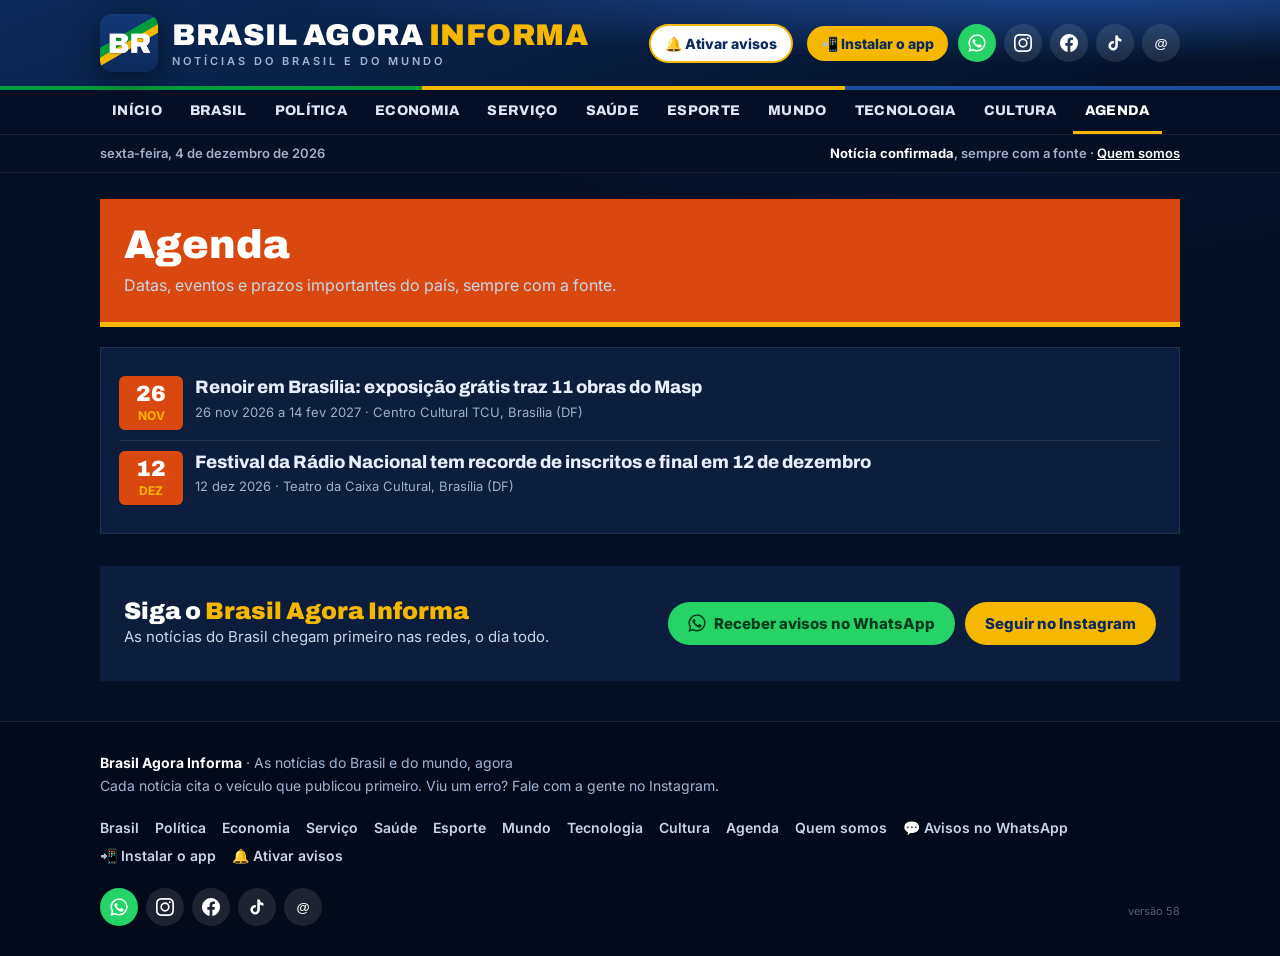
<file: agenda.html>
<!doctype html><html lang="pt-BR"><head><meta charset="utf-8"><meta name="viewport" content="width=device-width,initial-scale=1"><meta name="theme-color" content="#0B2A5B">
<link rel="preconnect" href="https://fonts.googleapis.com"><link href="https://fonts.googleapis.com/css2?family=Archivo:wght@700;800;900&family=Inter:wght@400;600;700;800&display=swap" rel="stylesheet">
<link rel="icon" href="icones/favicon-32.png" sizes="32x32"><link rel="manifest" href="manifest.webmanifest"><link rel="apple-touch-icon" href="icones/apple-touch-icon.png"><meta name="apple-mobile-web-app-capable" content="yes"><meta name="mobile-web-app-capable" content="yes"><meta name="apple-mobile-web-app-title" content="Brasil Agora Informa"><meta name="apple-mobile-web-app-status-bar-style" content="black"><link rel="stylesheet" href="assets/style.css?v=58">
<title>Agenda | Brasil Agora Informa</title>
<meta name="description" content="Agenda de datas, eventos e prazos importantes do Brasil.">
</head><body data-pagina="agenda"><div id="topo"></div>
<main class="wrap" id="conteudo"><p class="vazio">Carregando…</p></main>
<div id="rodape"></div><script src="assets/app.js?v=58"></script></body></html>
</file>
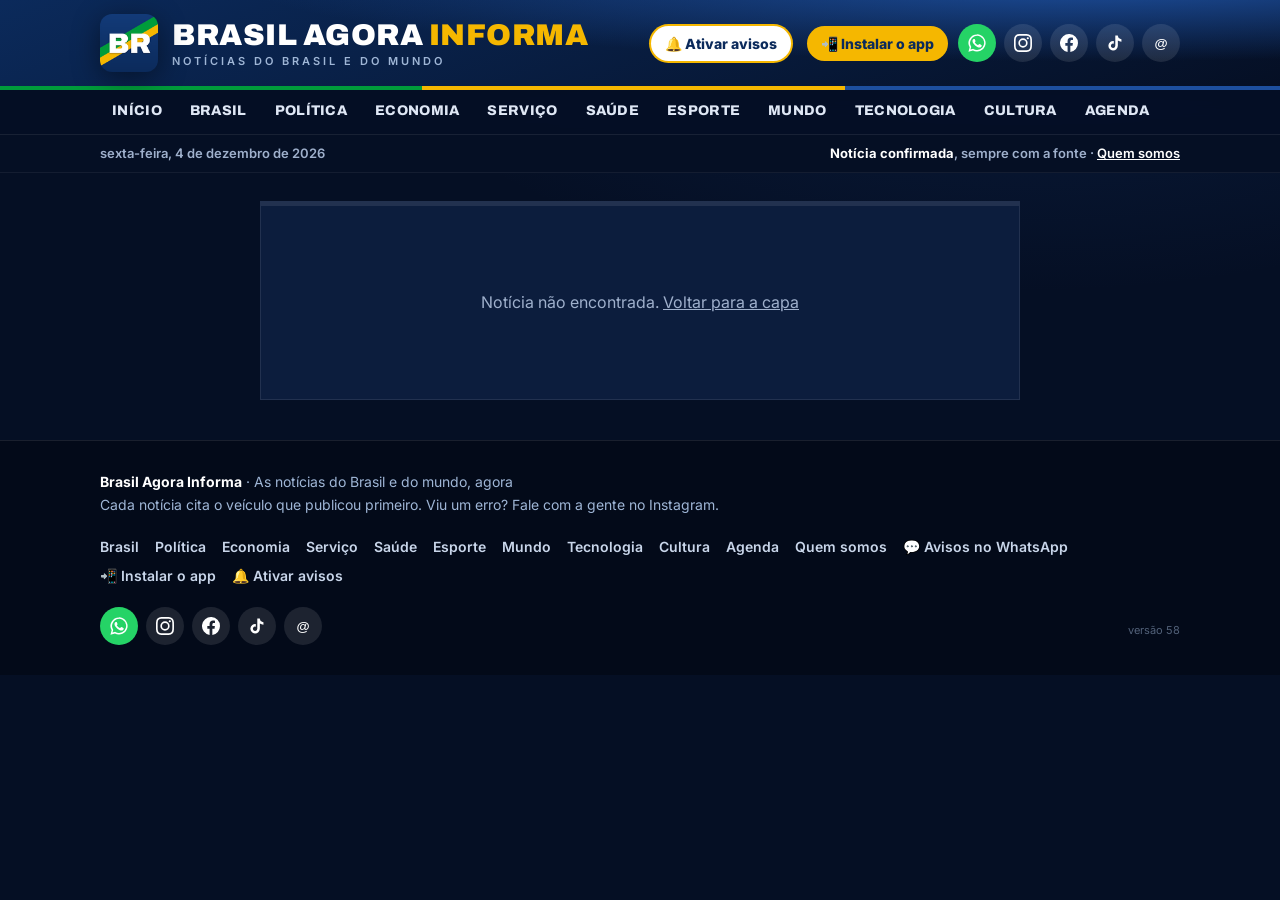
<file: noticia.html>
<!doctype html><html lang="pt-BR"><head><meta charset="utf-8"><meta name="viewport" content="width=device-width,initial-scale=1"><meta name="theme-color" content="#0B2A5B">
<link rel="preconnect" href="https://fonts.googleapis.com"><link href="https://fonts.googleapis.com/css2?family=Archivo:wght@700;800;900&family=Inter:wght@400;600;700;800&display=swap" rel="stylesheet">
<link rel="icon" href="icones/favicon-32.png" sizes="32x32"><link rel="manifest" href="manifest.webmanifest"><link rel="apple-touch-icon" href="icones/apple-touch-icon.png"><meta name="apple-mobile-web-app-capable" content="yes"><meta name="mobile-web-app-capable" content="yes"><meta name="apple-mobile-web-app-title" content="Brasil Agora Informa"><meta name="apple-mobile-web-app-status-bar-style" content="black"><link rel="stylesheet" href="assets/style.css?v=58">
<title>Brasil Agora Informa</title>
</head><body data-pagina="materia"><div id="topo"></div>
<main class="wrap" id="conteudo"><p class="vazio">Carregando…</p></main>
<div id="rodape"></div><script src="assets/app.js?v=58"></script></body></html>
</file>
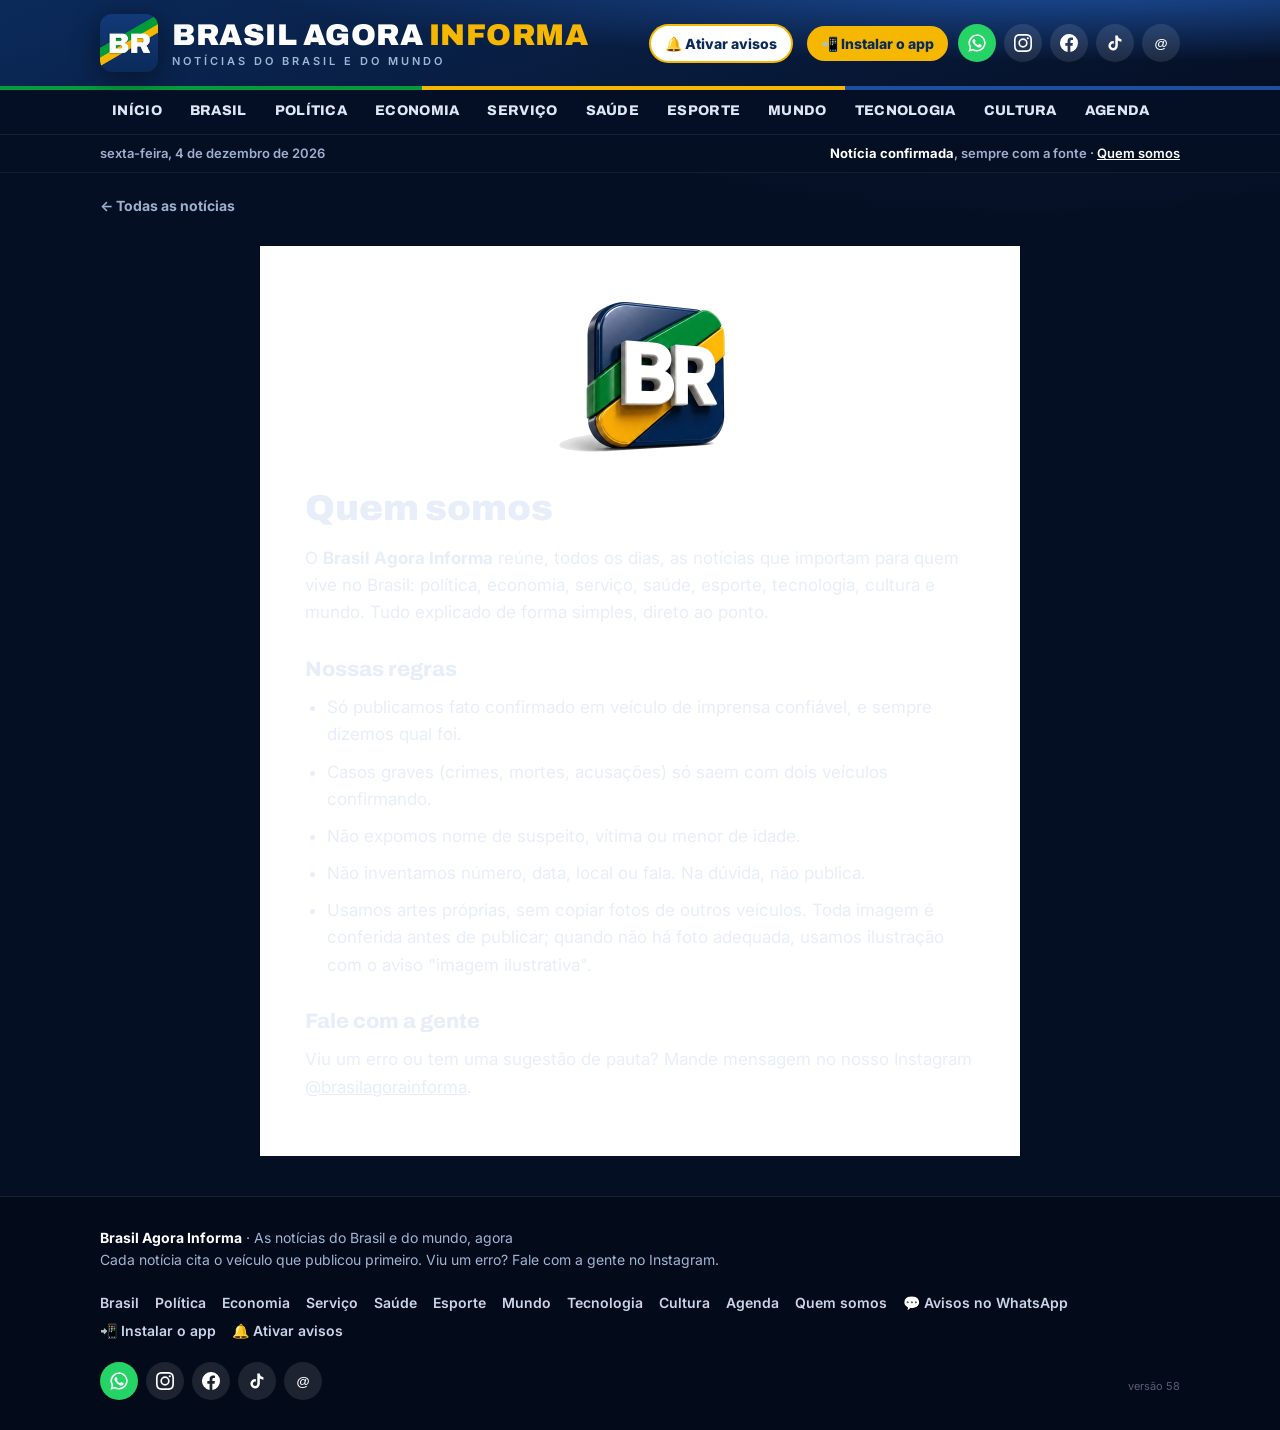
<file: sobre.html>
<!doctype html>
<html lang="pt-BR">
  <head>
    <meta charset="utf-8" />
    <meta name="viewport" content="width=device-width,initial-scale=1" />
    <meta name="theme-color" content="#0B2A5B" />
    <link rel="preconnect" href="https://fonts.googleapis.com" />
    <link
      href="https://fonts.googleapis.com/css2?family=Archivo:wght@700;800;900&family=Inter:wght@400;600;700;800&display=swap"
      rel="stylesheet"
    />
    <link rel="icon" href="icones/favicon-32.png" sizes="32x32" />
    <link rel="manifest" href="manifest.webmanifest" />
    <link rel="apple-touch-icon" href="icones/apple-touch-icon.png" />
    <meta name="apple-mobile-web-app-capable" content="yes" />
    <meta name="mobile-web-app-capable" content="yes" />
    <meta name="apple-mobile-web-app-title" content="Brasil Agora Informa" />
    <meta name="apple-mobile-web-app-status-bar-style" content="black" />
    <link rel="stylesheet" href="assets/style.css?v=58" />
    <title>Quem somos | Brasil Agora Informa</title>
  </head>
  <body data-pagina="sobre">
    <div id="topo"></div>
    <main class="wrap">
      <a class="voltar" href="./">← Todas as notícias</a>
      <article class="pagina">
        <img
          src="midia/identidade/logo.png"
          alt="Brasil Agora Informa"
          width="220"
          height="220"
          style="
            width: 180px;
            height: auto;
            margin: 0 auto 18px;
            border-radius: 12px;
          "
        />
        <h1>Quem somos</h1>
        <p>
          O <b>Brasil Agora Informa</b> reúne, todos os dias, as notícias que
          importam para quem vive no Brasil: política, economia, serviço, saúde,
          esporte, tecnologia, cultura e mundo. Tudo explicado de forma simples,
          direto ao ponto.
        </p>
        <h2>Nossas regras</h2>
        <ul>
          <li>
            Só publicamos fato confirmado em veículo de imprensa confiável, e
            sempre dizemos qual foi.
          </li>
          <li>
            Casos graves (crimes, mortes, acusações) só saem com dois veículos
            confirmando.
          </li>
          <li>Não expomos nome de suspeito, vítima ou menor de idade.</li>
          <li>
            Não inventamos número, data, local ou fala. Na dúvida, não publica.
          </li>
          <li>
            Usamos artes próprias, sem copiar fotos de outros veículos. Toda
            imagem é conferida antes de publicar; quando não há foto adequada,
            usamos ilustração com o aviso "imagem ilustrativa".
          </li>
        </ul>
        <h2>Fale com a gente</h2>
        <p>
          Viu um erro ou tem uma sugestão de pauta? Mande mensagem no nosso
          Instagram
          <a
            href="https://www.instagram.com/brasilagorainforma/"
            target="_blank"
            rel="noopener"
            >@brasilagorainforma</a
          >.
        </p>
      </article>
    </main>
    <div id="rodape"></div>
    <script src="assets/app.js?v=58"></script>
  </body>
</html>
</file>
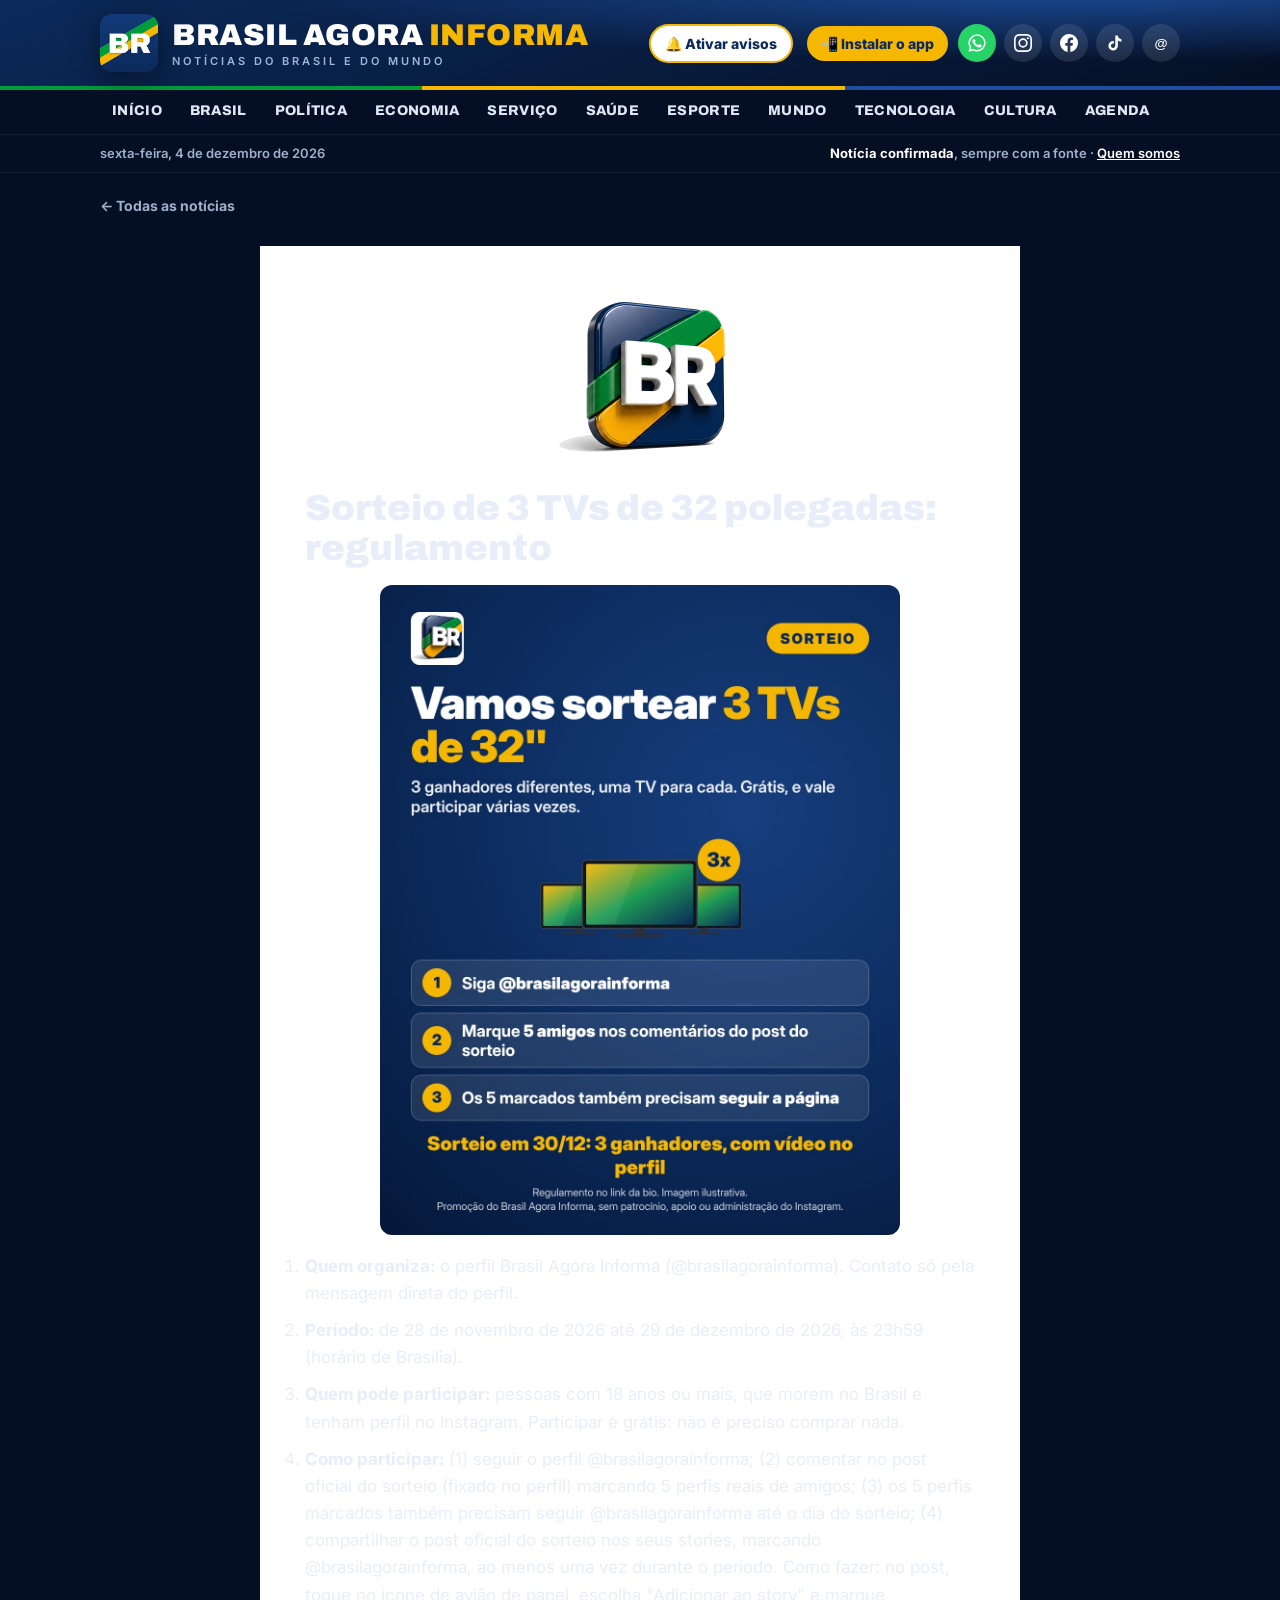
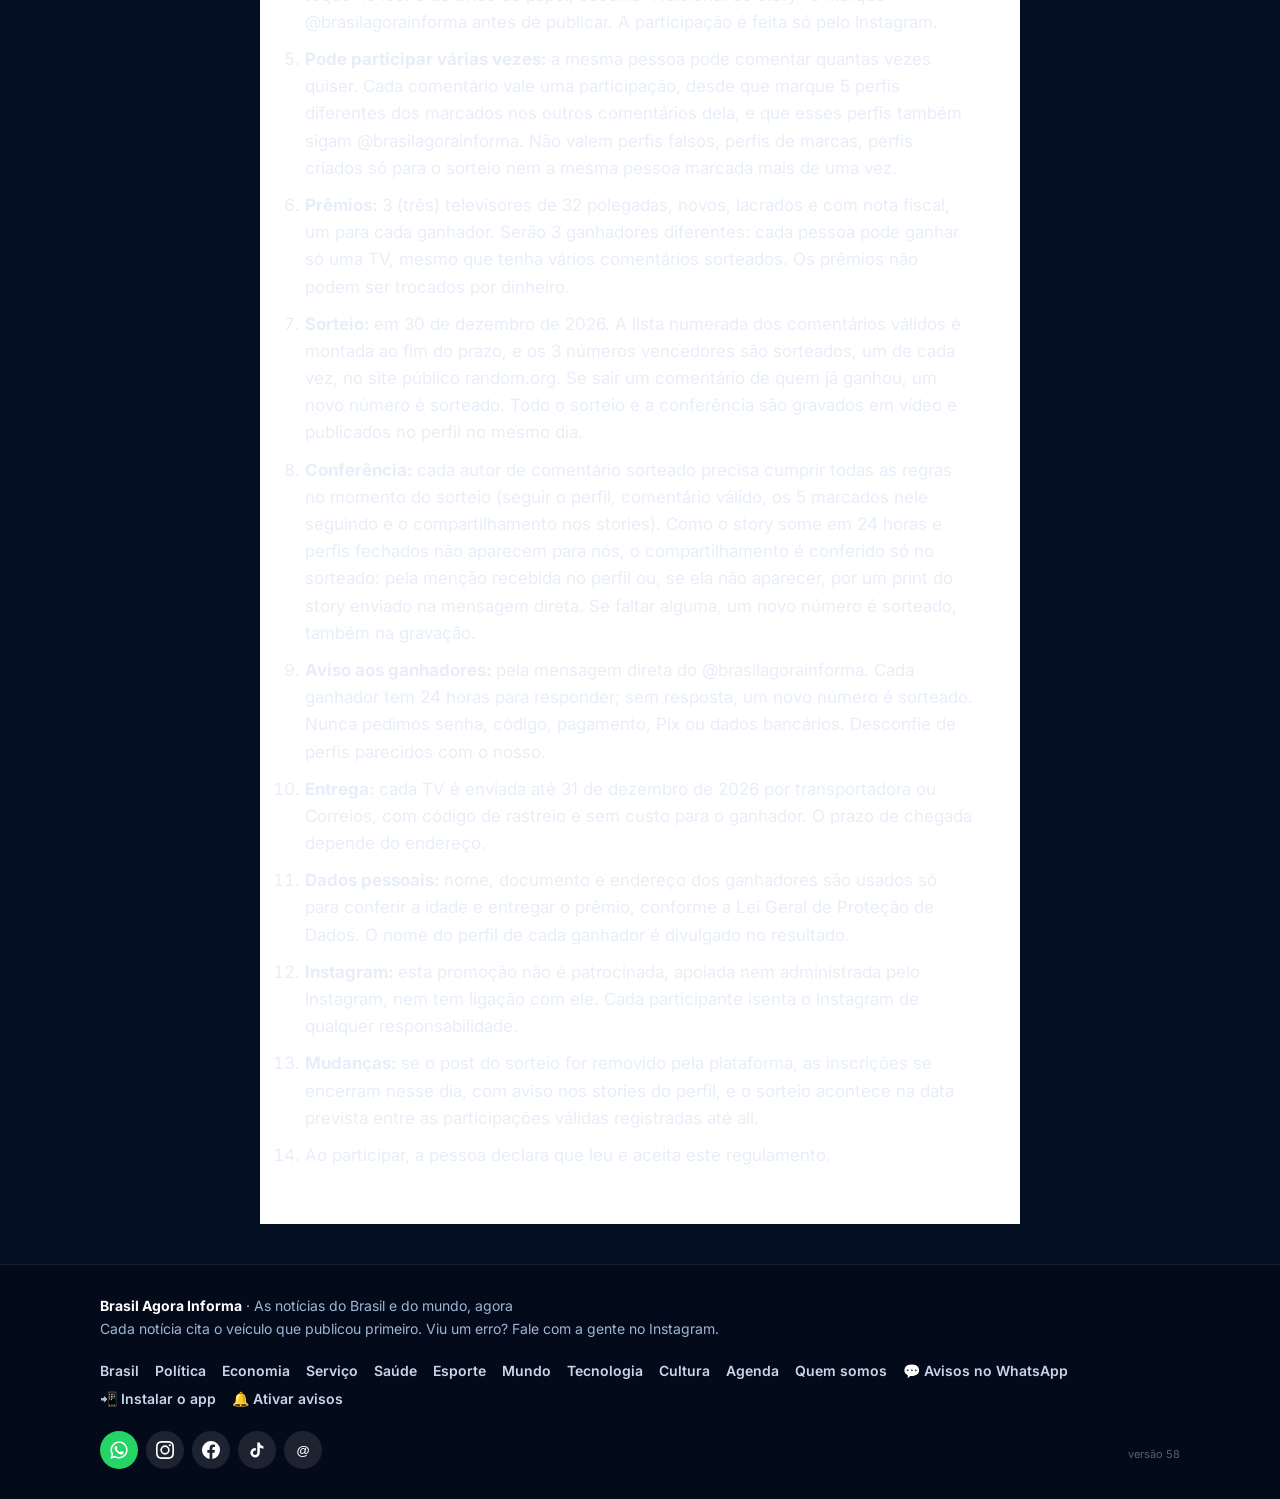
<file: sorteio.html>
<!doctype html>
<html lang="pt-BR">
  <head>
    <meta charset="utf-8" />
    <meta name="viewport" content="width=device-width,initial-scale=1" />
    <meta name="theme-color" content="#0B2A5B" />
    <link rel="preconnect" href="https://fonts.googleapis.com" />
    <link
      href="https://fonts.googleapis.com/css2?family=Archivo:wght@700;800;900&family=Inter:wght@400;600;700;800&display=swap"
      rel="stylesheet"
    />
    <link rel="icon" href="icones/favicon-32.png" sizes="32x32" />
    <link rel="manifest" href="manifest.webmanifest" />
    <link rel="apple-touch-icon" href="icones/apple-touch-icon.png" />
    <meta name="apple-mobile-web-app-capable" content="yes" />
    <meta name="mobile-web-app-capable" content="yes" />
    <meta name="apple-mobile-web-app-title" content="Brasil Agora Informa" />
    <meta name="apple-mobile-web-app-status-bar-style" content="black" />
    <link rel="stylesheet" href="assets/style.css?v=58" />
    <title>Sorteio de 3 TVs de 32 polegadas | Brasil Agora Informa</title>
  </head>
  <body data-pagina="sorteio">
    <div id="topo"></div>
    <main class="wrap">
      <a class="voltar" href="./">← Todas as notícias</a>
      <article class="pagina">
        <img
          src="midia/identidade/logo.png"
          alt="Brasil Agora Informa"
          width="220"
          height="220"
          style="
            width: 180px;
            height: auto;
            margin: 0 auto 18px;
            border-radius: 12px;
          "
        />
        <h1>Sorteio de 3 TVs de 32 polegadas: regulamento</h1>
        <img src="midia/sorteio/brasil-feed.jpg?v=2" alt="Sorteio de 3 TVs de 32 polegadas" style="width:100%;max-width:520px;height:auto;display:block;margin:0 auto 18px;border-radius:12px" />
        <ol>
          <li><b>Quem organiza:</b> o perfil Brasil Agora Informa (@brasilagorainforma). Contato só pela mensagem direta do perfil.</li>
          <li><b>Período:</b> de 28 de novembro de 2026 até 29 de dezembro de 2026, às 23h59 (horário de Brasília).</li>
          <li><b>Quem pode participar:</b> pessoas com 18 anos ou mais, que morem no Brasil e tenham perfil no Instagram. Participar é grátis: não é preciso comprar nada.</li>
          <li><b>Como participar:</b> (1) seguir o perfil @brasilagorainforma; (2) comentar no post oficial do sorteio (fixado no perfil) marcando 5 perfis reais de amigos; (3) os 5 perfis marcados também precisam seguir @brasilagorainforma até o dia do sorteio; (4) compartilhar o post oficial do sorteio nos seus stories, marcando @brasilagorainforma, ao menos uma vez durante o período. Como fazer: no post, toque no ícone de avião de papel, escolha "Adicionar ao story" e marque @brasilagorainforma antes de publicar. A participação é feita só pelo Instagram.</li>
          <li><b>Pode participar várias vezes:</b> a mesma pessoa pode comentar quantas vezes quiser. Cada comentário vale uma participação, desde que marque 5 perfis diferentes dos marcados nos outros comentários dela, e que esses perfis também sigam @brasilagorainforma. Não valem perfis falsos, perfis de marcas, perfis criados só para o sorteio nem a mesma pessoa marcada mais de uma vez.</li>
          <li><b>Prêmios:</b> 3 (três) televisores de 32 polegadas, novos, lacrados e com nota fiscal, um para cada ganhador. Serão 3 ganhadores diferentes: cada pessoa pode ganhar só uma TV, mesmo que tenha vários comentários sorteados. Os prêmios não podem ser trocados por dinheiro.</li>
          <li><b>Sorteio:</b> em 30 de dezembro de 2026. A lista numerada dos comentários válidos é montada ao fim do prazo, e os 3 números vencedores são sorteados, um de cada vez, no site público random.org. Se sair um comentário de quem já ganhou, um novo número é sorteado. Todo o sorteio e a conferência são gravados em vídeo e publicados no perfil no mesmo dia.</li>
          <li><b>Conferência:</b> cada autor de comentário sorteado precisa cumprir todas as regras no momento do sorteio (seguir o perfil, comentário válido, os 5 marcados nele seguindo e o compartilhamento nos stories). Como o story some em 24 horas e perfis fechados não aparecem para nós, o compartilhamento é conferido só no sorteado: pela menção recebida no perfil ou, se ela não aparecer, por um print do story enviado na mensagem direta. Se faltar alguma, um novo número é sorteado, também na gravação.</li>
          <li><b>Aviso aos ganhadores:</b> pela mensagem direta do @brasilagorainforma. Cada ganhador tem 24 horas para responder; sem resposta, um novo número é sorteado. Nunca pedimos senha, código, pagamento, Pix ou dados bancários. Desconfie de perfis parecidos com o nosso.</li>
          <li><b>Entrega:</b> cada TV é enviada até 31 de dezembro de 2026 por transportadora ou Correios, com código de rastreio e sem custo para o ganhador. O prazo de chegada depende do endereço.</li>
          <li><b>Dados pessoais:</b> nome, documento e endereço dos ganhadores são usados só para conferir a idade e entregar o prêmio, conforme a Lei Geral de Proteção de Dados. O nome do perfil de cada ganhador é divulgado no resultado.</li>
          <li><b>Instagram:</b> esta promoção não é patrocinada, apoiada nem administrada pelo Instagram, nem tem ligação com ele. Cada participante isenta o Instagram de qualquer responsabilidade.</li>
          <li><b>Mudanças:</b> se o post do sorteio for removido pela plataforma, as inscrições se encerram nesse dia, com aviso nos stories do perfil, e o sorteio acontece na data prevista entre as participações válidas registradas até ali.</li>
          <li>Ao participar, a pessoa declara que leu e aceita este regulamento.</li>
        </ol>
      </article>
    </main>
    <div id="rodape"></div>
    <script src="assets/app.js?v=58"></script>
  </body>
</html>
</file>
<file: assets/style.css>
:root {
  --azul: #0b2a5b;
  --azul-escuro: #071a3a;
  --azul-claro: #1b4a8f;
  --ouro: #f5b700;
  --tinta: #14203a;
  --cinza: #5b6578;
  --linha: #e3e7ee;
  --fundo: #f5f7fb;
  --branco: #fff;
}
* {
  margin: 0;
  padding: 0;
  box-sizing: border-box;
}
html {
  scroll-behavior: smooth;
}
body {
  font-family: Inter, system-ui, sans-serif;
  background: var(--fundo);
  color: var(--tinta);
  line-height: 1.6;
  -webkit-font-smoothing: antialiased;
}
a {
  color: inherit;
}
img {
  max-width: 100%;
  height: auto;
  display: block;
}
.wrap {
  max-width: 1120px;
  margin: 0 auto;
  padding: 0 20px;
}

/* topo */
.topo {
  background: linear-gradient(160deg, var(--azul) 0%, var(--azul-escuro) 100%);
  color: #fff;
  position: relative;
}
.topo::after {
  content: "";
  display: block;
  height: 6px;
  background: var(--ouro);
}
.topo .wrap {
  display: flex;
  align-items: center;
  justify-content: space-between;
  gap: 16px;
  padding-top: 18px;
  padding-bottom: 18px;
}
.marca {
  display: flex;
  align-items: center;
  gap: 14px;
  text-decoration: none;
}
.selo {
  width: 54px;
  height: 54px;
  border-radius: 12px;
  background: #fff;
  object-fit: cover;
  flex: none;
}
.nome {
  font-family: Archivo, sans-serif;
  font-weight: 900;
  font-size: 26px;
  letter-spacing: 0.5px;
  line-height: 1;
}
.nome span {
  color: var(--ouro);
}
.nome small {
  display: block;
  font-family: Inter, sans-serif;
  font-weight: 600;
  font-size: 11px;
  letter-spacing: 3px;
  color: #9fb6d6;
  margin-top: 6px;
}
.redes {
  display: flex;
  gap: 8px;
  flex-wrap: wrap;
  justify-content: flex-end;
}
.redes a {
  display: inline-flex;
  align-items: center;
  justify-content: center;
  width: 38px;
  height: 38px;
  border-radius: 50%;
  background: rgba(255, 255, 255, 0.1);
  transition: background 0.15s;
}
.redes a:hover {
  background: var(--ouro);
  color: var(--azul);
}
.redes svg {
  width: 18px;
  height: 18px;
  fill: currentColor;
}
.hoje {
  background: var(--azul-escuro);
  color: #9fb6d6;
  font-size: 13px;
  font-weight: 600;
}
.hoje .wrap {
  padding-top: 8px;
  padding-bottom: 8px;
  display: flex;
  justify-content: space-between;
  gap: 12px;
  flex-wrap: wrap;
}
.hoje b {
  color: #fff;
}

/* chips */
.filtros {
  display: flex;
  gap: 8px;
  overflow-x: auto;
  padding: 22px 0 6px;
  scrollbar-width: none;
}
.filtros::-webkit-scrollbar {
  display: none;
}
.chip {
  flex: none;
  border: 1px solid var(--linha);
  background: #fff;
  color: var(--tinta);
  font:
    600 13px Inter,
    sans-serif;
  letter-spacing: 0.5px;
  padding: 8px 14px;
  border-radius: 999px;
  cursor: pointer;
}
.chip[aria-pressed="true"] {
  background: var(--azul);
  border-color: var(--azul);
  color: #fff;
}

.tag {
  display: inline-block;
  background: var(--ouro);
  color: var(--azul);
  font:
    900 12px Archivo,
    sans-serif;
  letter-spacing: 1.5px;
  padding: 4px 10px;
}
.meta {
  font-size: 13px;
  color: var(--cinza);
  font-weight: 600;
}
.meta .fonte {
  color: var(--azul);
}

/* destaque */
.destaque {
  display: grid;
  grid-template-columns: minmax(0, 5fr) minmax(0, 6fr);
  gap: 32px;
  align-items: center;
  background: #fff;
  border: 1px solid var(--linha);
  padding: 24px;
  margin: 16px 0 28px;
  text-decoration: none;
}
.destaque img {
  aspect-ratio: 4/5;
  object-fit: cover;
  width: 100%;
  border-radius: 6px;
}
.destaque h1 {
  font-family: Archivo, sans-serif;
  font-weight: 900;
  font-size: clamp(28px, 4vw, 44px);
  line-height: 1.08;
  letter-spacing: -0.5px;
  margin: 14px 0;
}
.destaque p {
  color: #3a4660;
  font-size: 17px;
  margin-bottom: 14px;
}
.destaque:hover h1 {
  color: var(--azul-claro);
}

h2.secao {
  font-family: Archivo, sans-serif;
  font-weight: 900;
  font-size: 20px;
  letter-spacing: 0.5px;
  text-transform: uppercase;
  margin: 8px 0 16px;
  display: flex;
  align-items: center;
  gap: 10px;
}
h2.secao::before {
  content: "";
  width: 28px;
  height: 5px;
  background: var(--ouro);
}

.grade {
  display: grid;
  grid-template-columns: repeat(auto-fill, minmax(250px, 1fr));
  gap: 20px;
  margin-bottom: 40px;
}
.card {
  background: #fff;
  border: 1px solid var(--linha);
  text-decoration: none;
  display: flex;
  flex-direction: column;
  transition:
    transform 0.15s,
    box-shadow 0.15s;
}
.card:hover {
  transform: translateY(-2px);
  box-shadow: 0 10px 24px rgba(11, 42, 91, 0.12);
}
.card img {
  aspect-ratio: 4/5;
  object-fit: cover;
  width: 100%;
}
.card .corpo {
  padding: 16px 16px 18px;
  display: flex;
  flex-direction: column;
  gap: 10px;
  flex: 1;
}
.card h3 {
  font-family: Archivo, sans-serif;
  font-weight: 800;
  font-size: 19px;
  line-height: 1.2;
}
.card .meta {
  margin-top: auto;
}
.vazio {
  padding: 40px;
  text-align: center;
  color: var(--cinza);
}

/* siga */
.siga {
  background: var(--azul);
  color: #fff;
  padding: 32px 24px;
  margin: 0 0 40px;
  display: flex;
  align-items: center;
  justify-content: space-between;
  gap: 20px;
  flex-wrap: wrap;
}
.siga h2 {
  font-family: Archivo, sans-serif;
  font-weight: 900;
  font-size: 24px;
  line-height: 1.15;
}
.siga h2 span {
  color: var(--ouro);
}
.siga p {
  color: #c9d6ea;
  font-size: 15px;
}
.btn {
  display: inline-flex;
  align-items: center;
  gap: 8px;
  background: var(--ouro);
  color: var(--azul);
  font:
    800 15px Inter,
    sans-serif;
  padding: 12px 20px;
  border-radius: 999px;
  text-decoration: none;
  border: 0;
  cursor: pointer;
}
.btn.whats {
  background: #25d366;
  color: #063b1d;
}
.btn.claro {
  background: #eef2f8;
  color: var(--azul);
}

/* matéria */
.materia {
  max-width: 760px;
  margin: 28px auto 40px;
  background: #fff;
  border: 1px solid var(--linha);
  padding: clamp(20px, 4vw, 44px);
}
.voltar {
  display: inline-block;
  margin-top: 22px;
  font-weight: 700;
  font-size: 14px;
  color: var(--azul);
  text-decoration: none;
}
.materia h1 {
  font-family: Archivo, sans-serif;
  font-weight: 900;
  font-size: clamp(28px, 5vw, 42px);
  line-height: 1.1;
  letter-spacing: -0.5px;
  margin: 14px 0 10px;
}
.materia .linha-fina {
  font-size: 19px;
  color: #3a4660;
  margin-bottom: 16px;
}
.materia img {
  width: 100%;
  max-width: 460px;
  margin: 24px auto;
  border-radius: 6px;
}
.materia .texto p {
  font-size: 18px;
  margin-bottom: 18px;
  white-space: pre-line;
}
.caixa-fonte {
  border-left: 5px solid var(--ouro);
  background: #fbf8ec;
  padding: 14px 18px;
  margin: 26px 0;
  font-size: 15px;
}
.compartilhar {
  display: flex;
  gap: 10px;
  flex-wrap: wrap;
  margin-top: 10px;
}

/* sobre */
.pagina {
  max-width: 760px;
  margin: 28px auto 40px;
  background: #fff;
  border: 1px solid var(--linha);
  padding: clamp(20px, 4vw, 44px);
}
.pagina h1 {
  font-family: Archivo, sans-serif;
  font-weight: 900;
  font-size: 36px;
  line-height: 1.1;
  margin-bottom: 16px;
}
.pagina h2 {
  font-family: Archivo, sans-serif;
  font-weight: 800;
  font-size: 21px;
  margin: 26px 0 8px;
}
.pagina p,
.pagina li {
  font-size: 17px;
  margin-bottom: 10px;
}
.pagina ul {
  padding-left: 22px;
}

/* rodapé */
.rodape {
  background: var(--azul-escuro);
  color: #9fb6d6;
  font-size: 14px;
  padding: 30px 0;
}
.rodape .wrap {
  display: flex;
  justify-content: space-between;
  gap: 20px;
  flex-wrap: wrap;
  align-items: center;
}
.rodape a {
  color: #fff;
}

@media (max-width: 760px) {
  .destaque {
    grid-template-columns: 1fr;
    gap: 18px;
    padding: 16px;
  }
  .destaque img {
    max-width: 420px;
    margin: 0 auto;
  }
  .nome {
    font-size: 20px;
  }
  .nome small {
    letter-spacing: 2px;
    font-size: 10px;
  }
  .selo {
    width: 44px;
    height: 44px;
  }
  .topo .wrap {
    flex-wrap: wrap;
  }
  .redes a {
    width: 34px;
    height: 34px;
  }
}

/* ===== v2: seções, capa com lateral, agenda ===== */
.secoes{background:#fff;border-bottom:1px solid var(--linha);position:sticky;top:0;z-index:5}
.secoes .wrap{display:flex;gap:4px;overflow-x:auto;scrollbar-width:none}
.secoes .wrap::-webkit-scrollbar{display:none}
.secoes a{flex:none;padding:13px 12px;font:800 14px Archivo,sans-serif;letter-spacing:.3px;text-transform:uppercase;text-decoration:none;color:var(--tinta);border-bottom:3px solid transparent}
.secoes a:hover{color:var(--azul-claro)}
.secoes a[aria-current=page]{border-bottom-color:var(--ouro);color:var(--azul)}
.hoje a{color:#fff}

.capa{display:grid;grid-template-columns:minmax(0,1fr) 320px;gap:28px;margin:24px 0 32px;align-items:start}
.capa .destaque{margin:0 0 28px}
.lateral{display:flex;flex-direction:column;gap:18px;position:sticky;top:64px}
.box{background:#fff;border:1px solid var(--linha);padding:18px}
.box-t{font:900 15px Archivo,sans-serif;text-transform:uppercase;letter-spacing:.5px;margin-bottom:12px;padding-bottom:10px;border-bottom:3px solid var(--ouro)}
.mini{font-size:14px;color:var(--cinza)}
.credito{font-size:11px;color:#98a1b3;margin-top:6px}
.mais{display:inline-block;margin-top:10px;font-weight:800;font-size:14px;color:var(--azul);text-decoration:none}
.agora{display:flex;align-items:center;gap:10px;margin-bottom:6px}
.agora .ic{font-size:34px}
.agora b{font:900 40px Archivo,sans-serif;color:var(--azul)}
.agora span:last-child{font-weight:600;color:#3a4660}
.fones{list-style:none;display:grid;gap:6px}
.fones a{display:flex;gap:10px;align-items:center;text-decoration:none;font-size:15px}
.fones b{display:inline-block;min-width:46px;text-align:center;background:var(--azul);color:#fff;font:900 15px Archivo,sans-serif;padding:3px 0;border-radius:4px}

.evento{display:flex;gap:12px;padding:10px 0;border-bottom:1px solid var(--linha);text-decoration:none}
.evento:last-of-type{border-bottom:0}
.evento .dia{flex:none;align-self:flex-start;width:52px;text-align:center;background:var(--azul);color:#fff;padding:6px 0;border-radius:6px;line-height:1.1}
.evento .dia b{display:block;font:900 22px Archivo,sans-serif}
.evento .dia span{font-size:12px;font-weight:700;text-transform:uppercase;color:var(--ouro)}
.evento h4{font:800 15px Archivo,sans-serif;line-height:1.25}
.evento p{font-size:13px;color:var(--cinza);margin-top:3px}
.evento:hover h4{color:var(--azul-claro)}
.agenda-full{margin:0 0 32px}
.agenda-full .evento .dia{width:64px}
.agenda-full .evento h4{font-size:18px}

.lista{display:grid;grid-template-columns:repeat(2,minmax(0,1fr));gap:14px;margin-bottom:8px}
.item{background:#fff;border:1px solid var(--linha);padding:16px;text-decoration:none;display:flex;flex-direction:column;gap:8px}
.item h3{font:800 18px/1.25 Archivo,sans-serif}
.item:hover h3{color:var(--azul-claro)}
.item .tag{align-self:flex-start}

.bloco{margin-bottom:12px}
.bloco-t{display:flex;align-items:center;justify-content:space-between;gap:12px}
.bloco-t .mais{margin:0 0 16px}
.grade{grid-template-columns:repeat(auto-fill,minmax(230px,1fr))}

.cab-secao{margin:26px 0 20px;padding:24px;background:var(--azul);color:#fff;border-bottom:5px solid var(--ouro)}
.cab-secao h1{font:900 clamp(28px,5vw,40px) Archivo,sans-serif;line-height:1.1}
.cab-secao p{color:#c9d6ea;margin-top:6px}

.sem-img{aspect-ratio:4/5;background:linear-gradient(160deg,var(--azul),var(--azul-escuro));color:#fff;padding:22px;display:flex;flex-direction:column;justify-content:center;gap:12px}
.sem-img .tag{align-self:flex-start}
.sem-img b{font:900 24px/1.12 Archivo,sans-serif}
.destaque .sem-img b{font-size:32px}
.caixa-evento{border-left:5px solid var(--azul);background:#eef2f8;padding:14px 18px;margin:22px 0 0;font-size:16px;line-height:1.7}

.rodape .mapa{display:flex;flex-wrap:wrap;gap:6px 16px}
.rodape .mapa a{color:#c9d6ea;text-decoration:none;font-weight:600}

@media (max-width:900px){
  .capa{grid-template-columns:1fr}
  .lateral{position:static}
}
@media (max-width:560px){
  .lista{grid-template-columns:1fr}
  .secoes a{padding:12px 9px;font-size:13px}
}

/* ===== v3: celular mais fácil ===== */
@media (max-width:640px){
  .secoes{position:static}
  .secoes .wrap{display:grid;grid-template-columns:repeat(3,1fr);gap:0;padding:0}
  .secoes a{text-align:center;padding:12px 4px;font-size:13px;border-bottom:1px solid var(--linha);border-right:1px solid var(--linha)}
  .secoes a:nth-child(3n){border-right:0}
  .secoes a[aria-current=page]{background:var(--azul);color:#fff;border-bottom-color:var(--azul)}
  .hoje .wrap{flex-direction:column;gap:2px}
  .hoje a{display:inline-block;padding:6px 0}
  .destaque img,.destaque .sem-img{max-width:280px;margin:0 auto}
  .materia img{max-width:300px}
  .fones a{padding:6px 0;font-size:16px}
  .evento{padding:12px 0}
  .mais{padding:8px 0}
  .voltar{padding:8px 0}
  .rodape .mapa a{padding:6px 0}
  .card h3,.item h3{font-size:18px}
  .materia .texto p{font-size:17px}
}

/* ===== v4: cores por seção, fotos, capa variada ===== */
.tag{background:var(--cor,var(--ouro));color:#fff}
.secoes a:hover{color:var(--cor)}
.secoes a[aria-current=page]{border-bottom-color:var(--cor);color:var(--cor)}
.cab-secao{background:var(--cor,var(--azul))}
.thumb{aspect-ratio:16/9;overflow:hidden;background:#dfe5ee}
.thumb img{width:100%;height:100%;object-fit:cover}
.bloco-cor{display:flex;align-items:flex-end;padding:14px 16px;background:radial-gradient(circle at 85% 15%,rgba(255,255,255,.18) 0,transparent 55%),linear-gradient(150deg,var(--cor) 0%,color-mix(in srgb,var(--cor) 70%,#000) 100%);position:relative}
.bloco-cor::before{content:"";position:absolute;top:14px;left:16px;width:34px;height:5px;background:var(--ouro)}
.bloco-cor span{font:900 26px Archivo,sans-serif;color:rgba(255,255,255,.92);letter-spacing:.3px;text-transform:uppercase}
.card .corpo{border-top:4px solid var(--cor,transparent)}
.card .tag{align-self:flex-start}
.sem-img{background:linear-gradient(160deg,var(--cor,var(--azul)),color-mix(in srgb,var(--cor,#0b2a5b) 65%,#000))}

.destaque{border-top:5px solid var(--cor,var(--azul))}
.destaque.foto{display:block;position:relative;padding:0;border:0;overflow:hidden;background:#000}
.destaque.foto img{width:100%;aspect-ratio:16/9;object-fit:cover;opacity:.92;border-radius:0}
.destaque.foto .sobre{position:absolute;left:0;right:0;bottom:0;padding:80px 28px 24px;background:linear-gradient(transparent,rgba(0,0,0,.85));color:#fff}
.destaque.foto h1{color:#fff;margin:10px 0 8px}
.destaque.foto p{color:#e6ebf3;display:-webkit-box;-webkit-line-clamp:2;-webkit-box-orient:vertical;overflow:hidden}
.destaque.foto .meta,.destaque.foto .fonte{color:#cfd8e6}

.dupla{display:grid;grid-template-columns:1fr 1fr;gap:18px;margin-bottom:28px}
.lista-v{display:flex;flex-direction:column;gap:12px;margin-bottom:8px}
.item{flex-direction:row;align-items:flex-start;gap:14px;padding:12px;border-left:4px solid var(--cor)}
.item .thumb{flex:none;width:132px;border-radius:4px}
.item .bloco-cor{padding:8px 10px}
.item .bloco-cor::before{top:8px;left:10px;width:22px;height:4px}
.item .bloco-cor span{font-size:13px}
.item>div:last-child{display:flex;flex-direction:column;gap:6px;min-width:0}
.item h3{font-size:17px}

.bloco{margin:8px 0 34px}
.bloco-t{display:flex;align-items:center;justify-content:space-between;background:var(--cor);color:#fff;padding:10px 16px;margin-bottom:16px;border-bottom:4px solid var(--ouro)}
.bloco-t h2{font:900 20px Archivo,sans-serif;text-transform:uppercase;letter-spacing:.5px}
.bloco-t a{color:#fff;font-weight:800;font-size:14px;text-decoration:none}
.bloco-c{display:grid;grid-template-columns:minmax(0,1fr) minmax(0,1fr);gap:18px;align-items:start}

.evento .dia{background:var(--cor,var(--azul))}
.foto-mat{margin:22px 0}
.foto-mat img{width:100%;aspect-ratio:16/9;object-fit:cover;border-radius:6px}
.foto-mat figcaption{font-size:12px;color:var(--cinza);margin-top:6px}
.materia .card-mat{width:100%;max-width:460px;margin:24px auto;border-radius:6px}
.materia{border-top:5px solid var(--cor,var(--azul))}

@media (max-width:760px){
  .dupla,.bloco-c{grid-template-columns:1fr}
  .destaque.foto .sobre{position:static;background:#0b0f18;padding:18px}
  .destaque.foto h1{font-size:26px}
}
@media (max-width:640px){
  .secoes a[aria-current=page]{background:var(--cor);color:#fff;border-bottom-color:var(--cor)}
  .item .thumb{width:96px}
  .item h3{font-size:16px}
  .materia .card-mat{max-width:300px}
}
.materia .foto-mat img{max-width:none;margin:0}
.destaque.foto img{max-width:none;margin:0}
.item .bloco-cor span{font-size:12px;white-space:nowrap}
.thumb.de-card img{object-position:center 42%}
.thumb{background:var(--cor,#dfe5ee)}
.destaque.foto{min-height:200px}
.destaque.foto.falhou{min-height:0;background:linear-gradient(160deg,var(--cor,#0b2a5b),#071a3a)}
.destaque.foto.falhou .sobre{position:static;background:none;padding:28px}

/* ===== app: aviso de instalar ===== */
#instalar{position:fixed;left:12px;right:12px;bottom:12px;z-index:50;max-width:520px;margin:0 auto;display:flex;gap:12px;align-items:flex-start;background:#fff;color:var(--tinta);border-top:4px solid var(--ouro);border-radius:12px;padding:14px 40px 14px 14px;box-shadow:0 12px 32px rgba(7,26,58,.28);animation:sobe .3s ease-out}
#instalar img{border-radius:10px;flex:none}
#instalar p{font-size:15px;line-height:1.45}
#instalar .btn{margin-top:10px;padding:10px 18px}
#instalar .fechar{position:absolute;top:6px;right:8px;width:34px;height:34px;border:0;background:none;font-size:26px;line-height:1;color:var(--cinza);cursor:pointer}
#instalar .ic-share{display:inline-block;border:1.5px solid currentColor;border-radius:4px;padding:0 4px;font-size:12px}
@keyframes sobe{from{transform:translateY(20px);opacity:0}to{transform:none;opacity:1}}
@media (display-mode: standalone){ .topo{padding-top:env(safe-area-inset-top)} }

/* ===== canal do WhatsApp ===== */
.zap-faixa{display:flex;align-items:center;gap:14px;background:#e7f8ee;border:1px solid #bfe8cf;border-left:5px solid #25D366;padding:14px 16px;margin:0 0 26px;text-decoration:none;color:#0b3b22;border-radius:6px}
.zap-faixa svg{width:34px;height:34px;flex:none;fill:#25D366}
.zap-faixa span{display:flex;flex-direction:column;gap:2px;flex:1;min-width:0}
.zap-faixa b{font:800 17px/1.25 Archivo,sans-serif}
.zap-faixa small{font-size:14px;color:#2d5a41}
.zap-faixa em{font-style:normal;background:#25D366;color:#063b1d;font-weight:800;padding:9px 16px;border-radius:999px;flex:none}
.zap-faixa:hover{background:#dbf4e5}
.materia .zap-faixa{margin:22px 0 0}
.btn.zap svg{width:18px;height:18px;fill:currentColor}
.siga-btns{display:flex;gap:10px;flex-wrap:wrap}
.redes a[aria-label=whatsapp]{background:#25D366;color:#fff}
@media (max-width:560px){
  .zap-faixa{flex-wrap:wrap}
  .zap-faixa em{width:100%;text-align:center}
}

/* ===== instalar o app: botão, faixa e passo a passo ===== */
.topo-dir{display:flex;align-items:center;gap:10px}
.btn-instalar{border:0;cursor:pointer;background:var(--ouro);color:var(--azul);font:800 14px Inter,sans-serif;padding:9px 14px;border-radius:999px;white-space:nowrap}
.btn-instalar[hidden]{display:none}
.instalar-faixa{display:flex;align-items:center;gap:12px;width:100%;text-align:left;cursor:pointer;background:#fff8e0;border:1px solid #f3dc8a;border-left:5px solid var(--ouro);padding:12px 14px;margin:-12px 0 26px;border-radius:6px;font:inherit;color:var(--tinta)}
.instalar-faixa img{border-radius:9px;flex:none}
.instalar-faixa span{display:flex;flex-direction:column;flex:1;min-width:0}
.instalar-faixa b{font:800 16px/1.25 Archivo,sans-serif}
.instalar-faixa small{font-size:13px;color:#5b5030}
.instalar-faixa em{font-style:normal;background:var(--azul);color:#fff;font-weight:800;padding:9px 14px;border-radius:999px;flex:none}
#instalar .txt p{margin-bottom:2px}
#guia{position:fixed;inset:0;z-index:100;background:rgba(7,26,58,.72);display:flex;align-items:flex-end;justify-content:center;padding:12px}
.guia-caixa{position:relative;background:#fff;width:100%;max-width:460px;max-height:92vh;overflow:auto;border-radius:16px;padding:24px 20px 20px;border-top:6px solid var(--ouro);animation:sobe .25s ease-out}
.guia-caixa .fechar{position:absolute;top:8px;right:10px;width:40px;height:40px;border:0;background:none;font-size:30px;color:var(--cinza);cursor:pointer}
.guia-icone{border-radius:14px;margin-bottom:10px}
.guia-caixa h2{font:900 24px/1.15 Archivo,sans-serif;color:var(--azul);margin-bottom:8px}
.guia-caixa .sub{font-size:16px;color:#3a4660;margin:8px 0 12px}
.passos{list-style:none;display:flex;flex-direction:column;gap:14px;margin:14px 0 18px}
.passos li{display:flex;gap:12px;align-items:flex-start;font-size:18px;line-height:1.4}
.passos .num{flex:none;width:32px;height:32px;border-radius:50%;background:var(--azul);color:#fff;font:900 17px/32px Archivo,sans-serif;text-align:center}
.passos small{display:block;font-size:14px;color:var(--cinza);margin-top:4px;line-height:1.4}
.passos .ic{display:inline-block;width:26px;height:26px;vertical-align:middle;color:#0a84ff;background:#eef5ff;border-radius:6px;padding:2px;margin:0 2px}
.guia-caixa .btn{width:100%;justify-content:center;margin-top:6px}
.seta-baixo,.seta-cima{display:flex;flex-direction:column;align-items:center;color:var(--ouro);font-size:40px;line-height:1;animation:pulo 1s ease-in-out infinite}
.seta-baixo span,.seta-cima span{font:800 14px Inter,sans-serif;color:var(--azul)}
@keyframes pulo{50%{transform:translateY(6px)}}
@media (max-width:640px){
  .btn-instalar{padding:8px 12px;font-size:13px}
  .topo .wrap{flex-wrap:wrap}
}
/* desenho do menu Compartilhar do iPhone no passo a passo */
.menu-ios{margin:10px 0 8px;background:#1c1c1e;border-radius:14px;padding:10px;color:#fff;font:500 13px -apple-system,system-ui,sans-serif}
.mi-redondos{display:grid;grid-template-columns:repeat(4,1fr);gap:4px;text-align:center;font-size:10px;color:#ccc;margin-bottom:8px}
.mi-redondos span::before{content:"";display:block;width:30px;height:30px;margin:0 auto 3px;border-radius:50%;background:#3a3a3c}
.mi-bloco{background:#3a3a3c;border-radius:10px;overflow:hidden}
.mi-bloco div{padding:8px 10px;border-top:1px solid #4a4a4c;opacity:.6}
.mi-bloco div:first-child{border-top:0}
.mi-bloco .mi-certo{opacity:1;background:#F5B700;color:#0B2A5B;font-weight:800;display:flex;align-items:center;gap:6px}
.mi-certo .ic{width:20px;height:20px}
.mi-certo b{margin-left:auto;font-size:12px}
/* avisos (notificações) */
.avisos-faixa{display:flex;align-items:center;gap:12px;width:100%;text-align:left;cursor:pointer;background:#eef4ff;border:1px solid #c9d8f5;border-left:5px solid var(--azul);padding:12px 14px;margin:-12px 0 26px;border-radius:6px;font:inherit;color:var(--tinta)}
.avisos-faixa .sino,#avisos-convite .sino{font-size:30px;flex:none}
.avisos-faixa span{display:flex;flex-direction:column;flex:1;min-width:0}
.avisos-faixa small{color:#555;font-size:13px;margin-top:2px}
.avisos-faixa em{font-style:normal;font-weight:800;background:var(--azul);color:#fff;padding:8px 12px;border-radius:999px;font-size:14px;flex:none}
#avisos-convite{position:fixed;left:10px;right:10px;bottom:10px;z-index:60;display:flex;align-items:center;gap:10px;background:#fff;border-radius:14px;padding:12px;box-shadow:0 8px 30px rgba(0,0,0,.25);border-top:4px solid var(--azul)}
#avisos-convite .txt{flex:1}
#avisos-convite p{margin:0 0 6px;font-size:14px}
#avisos-convite .fechar{background:none;border:0;font-size:24px;cursor:pointer;color:#666;align-self:flex-start}
#aviso-curto{position:fixed;left:50%;bottom:20px;transform:translateX(-50%);z-index:100;background:#0B2A5B;color:#fff;padding:12px 18px;border-radius:12px;font-weight:600;max-width:90vw;text-align:center;box-shadow:0 6px 20px rgba(0,0,0,.3)}
/* convite grande para ativar avisos (dentro do app) e sino no topo */
#avisos-convite{position:fixed;inset:0;left:0;right:0;bottom:0;z-index:100;background:rgba(7,26,58,.78);display:flex;align-items:center;justify-content:center;padding:16px;border:0;border-radius:0;box-shadow:none}
#avisos-convite .guia-caixa{text-align:center}
#avisos-convite h2{margin:6px 0 8px}
.sino-grande{font-size:64px;line-height:1;animation:balanca 1.2s ease-in-out infinite}
@keyframes balanca{0%,100%{transform:rotate(0)}25%{transform:rotate(14deg)}75%{transform:rotate(-14deg)}}
.btn-grande{display:block;width:100%;font-size:20px !important;padding:16px !important;margin:12px 0 4px}
.btn-avisos{border:0;cursor:pointer;background:#fff;color:var(--azul);font:800 14px Inter,sans-serif;padding:9px 14px;border-radius:999px;white-space:nowrap;margin-right:6px;box-shadow:0 0 0 2px var(--ouro)}
@media (max-width:640px){.btn-avisos{padding:8px 10px;font-size:13px}.btn-avisos span{display:none}.btn-avisos{font-size:18px}}
#avisos-resultado{position:fixed;inset:0;z-index:110;background:rgba(7,26,58,.78);display:flex;align-items:center;justify-content:center;padding:16px}
#avisos-resultado .guia-caixa{text-align:center}
#avisos-resultado .diag{font-size:12px;color:#777;margin:10px 0}
.versao{font-size:11px;opacity:.5;margin:10px 0 0;text-align:center}
.ja-instalou{background:#fff8e0;border:1px solid #f3dc8a;border-radius:10px;padding:12px;margin:10px 0;font-size:15px;line-height:1.5;text-align:left}
.ja-instalou img{vertical-align:middle;border-radius:6px}
.topo{padding-top:env(safe-area-inset-top,0)}

/* ===== capa de portal (v2, 27/11/2026) ===== */
body{background:#eef1f6}
.topo .wrap{padding-top:14px;padding-bottom:14px}
.selo{width:58px;height:58px}
.nome{font-size:clamp(22px,3vw,30px)}
.plantao{background:#fff;border-bottom:1px solid var(--linha)}
.plantao .wrap{display:flex;align-items:center;gap:12px;height:40px;overflow:hidden}
.p-rot{flex:none;background:#b3122e;color:#fff;font:900 12px Archivo,sans-serif;letter-spacing:1px;text-transform:uppercase;padding:4px 10px;border-radius:3px;position:relative;padding-left:20px}
.p-rot::before{content:"";position:absolute;left:8px;top:50%;width:6px;height:6px;margin-top:-3px;border-radius:50%;background:#fff;animation:pisca 1.2s infinite}
@keyframes pisca{50%{opacity:.2}}
.p-trilho{overflow:hidden;flex:1;mask-image:linear-gradient(90deg,transparent,#000 3%,#000 97%,transparent)}
.p-faixa{display:flex;gap:36px;width:max-content;animation:corre 90s linear infinite}
.p-trilho:hover .p-faixa{animation-play-state:paused}
.p-faixa a{white-space:nowrap;text-decoration:none;font-size:14px;font-weight:600;color:var(--tinta)}
.p-faixa a b{font:900 12px Archivo,sans-serif;text-transform:uppercase;margin-right:6px}
@keyframes corre{to{transform:translateX(-50%)}}
@media (prefers-reduced-motion:reduce){.p-faixa{animation:none}}

.hero{display:grid;grid-template-columns:minmax(0,2fr) minmax(0,1fr);gap:14px;margin:22px 0 14px}
.hero-lado{display:grid;grid-template-rows:1fr 1fr;gap:14px}
.sobre-card{position:relative;display:block;overflow:hidden;background:linear-gradient(150deg,var(--cor),color-mix(in srgb,var(--cor) 55%,#000));color:#fff;text-decoration:none;min-height:200px;border-radius:6px}
.sobre-card img{position:absolute;inset:0;width:100%;height:100%;object-fit:cover;transition:transform .5s}
.sobre-card:hover img{transform:scale(1.04)}
.sobre-txt{position:absolute;left:0;right:0;bottom:0;padding:70px 20px 18px;background:linear-gradient(transparent,rgba(4,10,24,.55) 35%,rgba(4,10,24,.92))}
.sobre-card h2{font:900 21px/1.15 Archivo,sans-serif;margin:8px 0 6px;text-wrap:balance}
.sobre-card p{color:#dfe6f1;font-size:15px;line-height:1.45;display:-webkit-box;-webkit-line-clamp:2;-webkit-box-orient:vertical;overflow:hidden;margin-bottom:6px}
.sobre-card .meta{color:#c3cede;font-size:12px}
.sobre-card .meta .fonte{color:#c3cede}
.sobre-card.principal{aspect-ratio:16/10;min-height:340px}
.sobre-card.principal h2{font-size:clamp(26px,3.4vw,40px);line-height:1.08}
.sobre-card.principal .sobre-txt{padding:120px 28px 24px}
.sobre-card .tag{border-radius:2px}

.quatro{display:grid;grid-template-columns:repeat(4,minmax(0,1fr));gap:14px;margin-bottom:22px}
.foto-card{background:#fff;display:flex;flex-direction:column;text-decoration:none;border-radius:6px;overflow:hidden;box-shadow:0 1px 2px rgba(10,30,60,.08)}
.foto-card .thumb{border-radius:0}
.foto-card img{transition:transform .4s}
.foto-card:hover img{transform:scale(1.05)}
.fc-corpo{padding:12px 14px 14px;display:flex;flex-direction:column;gap:7px;border-top:4px solid var(--cor)}
.fc-corpo .tag{align-self:flex-start}
.foto-card h3{font:800 17px/1.22 Archivo,sans-serif}
.foto-card:hover h3{color:var(--cor)}
.foto-card p{font-size:14px;color:var(--cinza);line-height:1.45}
.foto-card .meta{font-size:12px}

.feed{display:flex;flex-direction:column;background:#fff;border-radius:6px;overflow:hidden;box-shadow:0 1px 2px rgba(10,30,60,.08)}
.linha{display:grid;grid-template-columns:52px 150px minmax(0,1fr);gap:14px;align-items:start;padding:14px;border-bottom:1px solid var(--linha);text-decoration:none}
.linha:last-child{border-bottom:0}
.l-hora{font:900 14px Archivo,sans-serif;color:var(--cor);padding-top:2px}
.linha .thumb{border-radius:4px}
.linha h3{font:800 18px/1.25 Archivo,sans-serif;margin-top:6px}
.linha:hover h3{color:var(--cor)}
.capa{margin-top:8px}

.bloco2{width:100vw;margin-left:calc(50% - 50vw);padding:30px 0 34px;background:#fff;border-top:6px solid var(--cor)}
.bloco2:nth-of-type(even){background:#f7f9fc}
.b2-t{display:flex;align-items:baseline;gap:14px;flex-wrap:wrap;margin-bottom:18px}
.b2-t h2{font:900 30px Archivo,sans-serif;text-transform:uppercase;letter-spacing:.5px}
.b2-t h2 a{text-decoration:none;color:var(--cor)}
.b2-t span{color:var(--cinza);font-size:14px;flex:1;min-width:200px}
.b2-mais{font-weight:800;font-size:14px;color:var(--cor);text-decoration:none;white-space:nowrap}
.b2-c{display:grid;grid-template-columns:minmax(0,1.25fr) minmax(0,1fr);gap:16px}
.b2-grande{min-height:420px}
.b2-grande h2{font-size:clamp(22px,2.6vw,30px)}
.b2-grade{display:grid;grid-template-columns:1fr 1fr;gap:16px}
.b2-grade .foto-card h3{font-size:16px}
.bloco2.escuro{background:linear-gradient(160deg,#120a24,#2a1650);border-top-color:#9c6ade}
.bloco2.escuro .b2-t h2 a{color:#fff}
.bloco2.escuro .b2-t span{color:#cbbfe6}
.bloco2.escuro .b2-mais{color:#e0ccff}
.bloco2.escuro .foto-card{background:rgba(255,255,255,.06);box-shadow:none}
.bloco2.escuro .foto-card h3{color:#fff}
.bloco2.escuro .foto-card .meta,.bloco2.escuro .foto-card .fonte{color:#b9acd6}
.bloco2.escuro .fc-corpo{border-top-color:#9c6ade}
.siga{margin-top:32px}

@media (max-width:900px){
  .hero{grid-template-columns:1fr}
  .hero-lado{grid-template-columns:1fr 1fr;grid-template-rows:auto}
  .hero-lado .sobre-card{aspect-ratio:4/3;min-height:0}
  .quatro{grid-template-columns:1fr 1fr}
  .b2-c{grid-template-columns:1fr}
  .b2-grande{min-height:0;aspect-ratio:16/11}
}
@media (max-width:560px){
  .hero{margin-top:12px;gap:10px}
  .sobre-card.principal{aspect-ratio:4/5;min-height:0}
  .sobre-card.principal .sobre-txt{padding:90px 16px 16px}
  .hero-lado{grid-template-columns:1fr;gap:10px}
  .hero-lado .sobre-card{aspect-ratio:16/10}
  .sobre-card h2{font-size:19px}
  .quatro{gap:10px}
  .quatro .foto-card h3{font-size:15px}
  .quatro .fc-corpo{padding:10px}
  .linha{grid-template-columns:96px minmax(0,1fr);gap:10px;padding:12px}
  .l-hora{display:none}
  .linha h3{font-size:16px;margin-top:4px}
  .b2-t h2{font-size:24px}
  .b2-grade{gap:10px}
  .b2-grade .foto-card h3{font-size:15px}
  .bloco2{padding:22px 0 26px}
}

/* ===== visual internacional com efeitos 3D (v3, 27/11/2026) ===== */
.topo{background:radial-gradient(120% 160% at 85% -20%,#1d4f9e 0%,rgba(29,79,158,0) 55%),linear-gradient(160deg,#0b2a5b 0%,#050f24 100%)}
.topo::after{height:4px;background:linear-gradient(90deg,#009c3b 0 33%,#f5b700 33% 66%,#1d4f9e 66%)}
.topo .selo{filter:drop-shadow(0 6px 14px rgba(0,0,0,.45));transition:transform .6s cubic-bezier(.2,.8,.2,1)}
.topo .marca:hover .selo{transform:perspective(400px) rotateY(18deg) rotateX(-6deg) scale(1.05)}
.secoes{background:rgba(5,15,36,.92);backdrop-filter:saturate(1.4) blur(10px);-webkit-backdrop-filter:saturate(1.4) blur(10px);border-bottom:1px solid rgba(255,255,255,.08)}
.secoes a{color:#dfe7f5}
.secoes a:hover,.secoes a[aria-current=page]{color:#fff;border-bottom-color:var(--cor,var(--ouro))}
.secoes a[aria-current=page]{border-bottom-color:var(--ouro)}
.hoje{background:#050f24;color:#9fb0cc;border-bottom:1px solid rgba(255,255,255,.06)}
.plantao{background:#050f24}

/* palco escuro dos destaques */
.palco{width:100vw;margin-left:calc(50% - 50vw);padding:22px 0 30px;color:#fff;
  background:radial-gradient(90% 70% at 20% 0%,rgba(29,79,158,.55),rgba(5,15,36,0) 60%),radial-gradient(60% 60% at 100% 100%,rgba(0,156,59,.18),rgba(5,15,36,0) 60%),linear-gradient(180deg,#071a3a,#050f24);
  position:relative;overflow:hidden}
.palco::before{content:"";position:absolute;inset:0;background-image:linear-gradient(rgba(255,255,255,.045) 1px,transparent 1px),linear-gradient(90deg,rgba(255,255,255,.045) 1px,transparent 1px);background-size:48px 48px;mask-image:linear-gradient(180deg,#000,transparent 85%);-webkit-mask-image:linear-gradient(180deg,#000,transparent 85%);pointer-events:none}
.palco .wrap{position:relative}
.palco-cab{display:flex;justify-content:space-between;align-items:center;font:800 13px Archivo,sans-serif;text-transform:uppercase;letter-spacing:1.2px;color:#9fb0cc;margin-bottom:12px}
.ao-vivo{display:inline-flex;align-items:center;gap:8px;color:#fff}
.ao-vivo::before{content:"";width:9px;height:9px;border-radius:50%;background:#e03131;box-shadow:0 0 0 0 rgba(224,49,49,.7);animation:pulsa 1.6s infinite}
@keyframes pulsa{70%{box-shadow:0 0 0 10px rgba(224,49,49,0)}100%{box-shadow:0 0 0 0 rgba(224,49,49,0)}}
.palco .hero{margin:0 0 14px;perspective:1400px}
.palco .quatro{margin:0;perspective:1200px}
.palco .foto-card{background:rgba(255,255,255,.06);border:1px solid rgba(255,255,255,.08);box-shadow:none;backdrop-filter:blur(6px)}
.palco .foto-card h3{color:#fff}
.palco .foto-card .meta,.palco .foto-card .fonte{color:#9fb0cc}
.palco .foto-card:hover h3{color:var(--ouro)}

/* cartões em 3D: inclinam com o mouse e ganham brilho */
.sobre-card,.foto-card,.card,.b2-capa{transform-style:preserve-3d;transition:transform .45s cubic-bezier(.2,.8,.2,1),box-shadow .45s;will-change:transform}
.sobre-card,.foto-card{border-radius:12px}
.sobre-card.inclina,.foto-card.inclina,.card.inclina{transform:perspective(1000px) rotateX(var(--rx,0)) rotateY(var(--ry,0)) translateZ(6px);box-shadow:0 22px 44px -12px rgba(3,12,30,.55);z-index:2}
.b2-capa.inclina{transform:perspective(1600px) rotateX(var(--rx,0)) rotateY(var(--ry,0))}
.sobre-card::after,.foto-card::after,.card::after{content:"";position:absolute;inset:0;border-radius:inherit;pointer-events:none;opacity:0;transition:opacity .4s;background:radial-gradient(420px circle at var(--mx,50%) var(--my,50%),rgba(255,255,255,.22),transparent 45%)}
.foto-card,.card{position:relative}
.inclina::after{opacity:1}
.sobre-card .sobre-txt{transform:translateZ(30px)}
.sobre-card .sobre-txt{z-index:1}
.sobre-card.principal{box-shadow:0 30px 60px -20px rgba(0,0,0,.7)}
.sobre-card.principal .tag{font-size:13px}

/* capas das editorias (artes 3D próprias) */
.bloco2{padding-top:0;border-top:0}
.b2-capa{position:relative;display:block;height:210px;overflow:hidden;color:#fff;text-decoration:none;margin-bottom:26px;background:#050f24}
.b2-arte{position:absolute;inset:-30px 0;background-size:cover;background-position:center 55%;transform:scale(1.12);transition:filter .5s}
.b2-capa::before{content:"";position:absolute;inset:0;z-index:1;background:linear-gradient(90deg,rgba(5,15,36,.95) 0%,rgba(5,15,36,.7) 38%,rgba(5,15,36,.05) 75%),linear-gradient(0deg,var(--cor) 0 5px,transparent 5px)}
.b2-capa .wrap{position:relative;z-index:2;height:100%;display:flex;flex-direction:column;justify-content:center;gap:4px}
.b2-capa b{font:900 clamp(34px,6vw,58px)/1 Archivo,sans-serif;text-transform:uppercase;letter-spacing:.5px;text-shadow:0 6px 24px rgba(0,0,0,.5);transform:translateZ(40px)}
.b2-capa small{font-size:15px;color:#c9d6ea;max-width:440px;line-height:1.4}
.b2-capa i{font:800 13px Archivo,sans-serif;font-style:normal;text-transform:uppercase;letter-spacing:1px;color:var(--ouro);margin-top:6px}
.b2-capa:hover .b2-arte{filter:brightness(1.15) saturate(1.1)}
.bloco2.escuro .b2-capa{margin-bottom:26px}
.bloco2 > .wrap{padding-bottom:6px}
.cab-secao.com-arte{position:relative;overflow:hidden;min-height:220px;display:flex;align-items:flex-end;padding:28px;border-radius:12px;background:#050f24;border-bottom:5px solid var(--cor)}
.cab-arte{position:absolute;inset:-30px 0;background-size:cover;background-position:center;transform:scale(1.12)}
.cab-secao.com-arte::before{content:"";position:absolute;inset:0;z-index:1;background:linear-gradient(90deg,rgba(5,15,36,.92),rgba(5,15,36,.35) 70%,rgba(5,15,36,.1))}
.cab-secao.com-arte > div{position:relative;z-index:2}
.cab-secao.com-arte h1{font-size:clamp(34px,6vw,56px);text-transform:uppercase}

/* entrada suave em 3D ao rolar */
.rv{opacity:0;transform:perspective(900px) translateY(26px) rotateX(8deg)}
.rv.visivel{opacity:1;transform:none;transition:opacity .7s ease,transform .8s cubic-bezier(.2,.8,.2,1)}
.rv.visivel.inclina{transform:perspective(1000px) rotateX(var(--rx,0)) rotateY(var(--ry,0)) translateZ(6px);transition:transform .45s cubic-bezier(.2,.8,.2,1),box-shadow .45s}
.b2-capa.rv.visivel.inclina{transform:perspective(1600px) rotateX(var(--rx,0)) rotateY(var(--ry,0))}

@media (max-width:560px){
  .palco{padding:14px 0 20px}
  .b2-capa{height:150px;margin-bottom:18px}
  .b2-capa small{display:none}
  .b2-capa::before{background:linear-gradient(90deg,rgba(5,15,36,.92) 0%,rgba(5,15,36,.55) 60%,rgba(5,15,36,.15)),linear-gradient(0deg,var(--cor) 0 4px,transparent 4px)}
  .cab-secao.com-arte{min-height:170px;padding:20px}
}
@media (prefers-reduced-motion:reduce){
  .rv{opacity:1;transform:none}
  .ao-vivo::before{animation:none}
}
html,body{overflow-x:clip}
.foto-card.so-texto{border-top:4px solid var(--cor)}
.foto-card.so-texto .fc-corpo{border-top:0;height:100%}
.foto-card.so-texto h3{font-size:18px}
.foto-card.so-texto p{display:-webkit-box;-webkit-line-clamp:4;-webkit-box-orient:vertical;overflow:hidden}
.bloco2.escuro .foto-card.so-texto p{color:#cbbfe6}
.caixa-brasil{margin:18px 0;padding:16px 18px;border-radius:10px;background:linear-gradient(135deg,#e9f7ee,#fff8dc);border-left:5px solid #009c3b;font-size:16px;line-height:1.5}
.caixa-brasil b{display:block;font:800 13px Archivo,sans-serif;text-transform:uppercase;letter-spacing:.8px;color:#0b2a5b;margin-bottom:4px}

/* ===== tema escuro em todo o site (v4, 27/11/2026: "a cara clara parece antiga") ===== */
:root{--tinta:#e8eef9;--cinza:#9fb0cc;--linha:rgba(255,255,255,.09);--fundo:#050f24;--painel:#0c1d3d;--painel2:#0a1832}
html{background:#050f24;color-scheme:dark}
body{background:radial-gradient(1200px 600px at 80% -10%,rgba(29,79,158,.25),transparent 60%),#050f24;color:var(--tinta)}
.box,.feed,.card,.item,.foto-card,.materia,.siga,.caixa-fonte,.agenda-full .evento,.evento{background:var(--painel);border-color:var(--linha);color:var(--tinta)}
.feed{box-shadow:0 0 0 1px var(--linha)}
.linha{border-bottom-color:var(--linha)}
.linha:hover,.item:hover,.card:hover{background:#10264d}
.foto-card,.card{box-shadow:0 0 0 1px var(--linha)}
.foto-card h3,.card h3,.item h3,.linha h3,.box-t,.materia h1,h2.secao,.siga h2{color:#fff}
.foto-card p,.card p,.meta,.meta .fonte,.materia .texto p,.linha-fina{color:var(--cinza)}
.materia .texto p,.materia .linha-fina{color:#d5deee}
.bloco2,.bloco2:nth-of-type(even){background:transparent}
.bloco2:nth-of-type(even){background:rgba(255,255,255,.025)}
.bloco2.escuro{background:linear-gradient(160deg,#120a24,#2a1650)}
.zap-faixa{background:rgba(37,211,102,.1);border-color:rgba(37,211,102,.35);color:#fff}
.zap-faixa small{color:#a9dcbc}
.zap-faixa:hover{background:rgba(37,211,102,.16)}
.caixa-evento{background:#10264d;color:var(--tinta)}
.caixa-brasil{background:linear-gradient(135deg,rgba(0,156,59,.18),rgba(245,183,0,.12));color:#fff}
.caixa-brasil b{color:var(--ouro)}
.rodape{background:#030a19;border-top:1px solid var(--linha)}
.voltar,.vazio,a.voltar{color:var(--cinza)}
.box *{border-color:var(--linha)}
.lateral .box p,.lateral .box li,.lateral .box span{color:#d5deee}
.agora b,.mais,.meta .fonte,.voltar{color:#8fb4ff}
.mais:hover{color:var(--ouro)}
.btn.claro{background:#10264d;color:#fff;border-color:var(--linha)}
.secoes a[aria-current=page]{color:#fff}
.cotacoes,.lista-capitais{list-style:none;display:flex;flex-direction:column}
.cotacoes li{display:grid;grid-template-columns:1fr auto 74px;gap:8px;align-items:baseline;padding:8px 0;border-bottom:1px solid var(--linha)}
.cotacoes li:last-child,.lista-capitais li:last-child{border-bottom:0}
.cotacoes span{color:#d5deee;font-weight:600}
.cotacoes b{font:800 17px Archivo,sans-serif;color:#fff}
.cotacoes em{font-style:normal;font-size:13px;font-weight:800;text-align:right}
.cotacoes .sobe{color:#3ddc84}.cotacoes .cai{color:#ff6b6b}
.lista-capitais li{display:grid;grid-template-columns:1fr 26px 44px 74px;gap:6px;align-items:center;padding:6px 0;border-bottom:1px solid var(--linha);font-size:14px}
.lista-capitais span{color:#d5deee}
.lista-capitais b{font:800 16px Archivo,sans-serif;color:#fff;text-align:right}
.lista-capitais small{color:var(--cinza);text-align:right}
.box .credito{font-size:11px;color:var(--cinza);margin-top:8px}
.l-hora{color:#8fb4ff}
/* Rede Informa: discreto, dentro do palco */
.rede{margin-top:18px;padding:12px 14px;border:1px solid var(--linha);border-radius:14px;background:rgba(255,255,255,.03)}
.rede-cab{display:flex;gap:10px;align-items:baseline;margin-bottom:10px;font:800 12px Archivo,sans-serif;letter-spacing:.08em;text-transform:uppercase}
.rede-cab b{color:#F5B700}.rede-cab span{color:var(--cinza);font-weight:600}
.rede-grade{display:grid;grid-template-columns:repeat(3,1fr) auto;gap:10px;align-items:stretch}
.rede-card{display:flex;gap:10px;align-items:center;color:var(--tinta);text-decoration:none;padding:6px;border-radius:10px}
.rede-card:hover{background:rgba(255,255,255,.06)}
.rede-card img{width:72px;height:54px;object-fit:cover;border-radius:8px;flex:none}
.rede-card small{display:block;color:#8fb4ff;font-size:11px;margin-bottom:2px}
.rede-card b{font-size:14px;line-height:1.3;display:-webkit-box;-webkit-line-clamp:2;-webkit-box-orient:vertical;overflow:hidden}
.rede-mais{align-self:center;color:#F5B700;font-weight:700;font-size:13px;white-space:nowrap;text-decoration:none}
@media (max-width:820px){.rede-grade{grid-template-columns:1fr}.rede-mais{justify-self:start}}
/* densidade de portal grande (27/11): chamadas sob a manchete e faixa compacta */
.relac{list-style:none;margin:14px 0 18px;padding:0;display:grid;grid-template-columns:1fr 1fr;gap:8px 22px}
.relac a{display:flex;gap:10px;align-items:flex-start;color:var(--tinta);text-decoration:none;font-weight:600;font-size:15px;line-height:1.35}
.relac a:hover{color:#F5B700}
.relac i{flex:none;width:8px;height:8px;margin-top:7px;border-radius:2px;background:var(--cor,#F5B700)}
.compactas{margin-top:26px}
.cmp-grade{display:grid;grid-template-columns:repeat(4,minmax(0,1fr));gap:12px 18px}
.cmp{display:flex;gap:10px;align-items:flex-start;text-decoration:none;color:var(--tinta);padding:8px;border-radius:12px;border:1px solid var(--linha);background:var(--painel)}
.cmp:hover{border-color:rgba(245,183,0,.5)}
.cmp img{width:92px;height:68px;object-fit:cover;border-radius:8px;flex:none}
.cmp em{display:inline-block;font:800 10px Archivo,sans-serif;letter-spacing:.06em;font-style:normal;padding:2px 6px;border-radius:4px;background:var(--cor,#334);color:#fff;margin-bottom:4px}
.cmp b{display:-webkit-box;-webkit-line-clamp:3;-webkit-box-orient:vertical;overflow:hidden;font-size:14px;line-height:1.3}
@media (max-width:1000px){.cmp-grade{grid-template-columns:1fr 1fr}}
@media (max-width:640px){.cmp-grade,.relac{grid-template-columns:1fr}}
.compactas{margin-bottom:24px}
/* chamada relacionada sob cada cartão e "Leia também" (27/11) */
.q-cel{display:flex;flex-direction:column;gap:8px;min-width:0}
.q-cel>.foto-card{flex:1}
.q-rel{display:flex;gap:8px;color:var(--cinza);text-decoration:none;font-size:13.5px;line-height:1.35;padding:0 4px}
.q-rel::before{content:"";flex:none;width:7px;height:7px;margin-top:6px;border-radius:2px;background:#F5B700}
.q-rel:hover{color:var(--tinta)}
.leia-i{display:flex;gap:10px;justify-content:space-between;align-items:flex-start;padding:10px 0;border-top:1px solid var(--linha);text-decoration:none;color:var(--tinta)}
.leia-i:first-of-type{border-top:0}
.leia-i small{display:block;font:800 10px Archivo,sans-serif;letter-spacing:.06em;text-transform:uppercase;margin-bottom:3px;filter:brightness(1.6)}
.leia-i b{font-size:14px;line-height:1.3;display:-webkit-box;-webkit-line-clamp:3;-webkit-box-orient:vertical;overflow:hidden}
.leia-i img{width:76px;height:56px;object-fit:cover;border-radius:8px;flex:none}
.leia-i:hover b{color:#F5B700}
/* ===== 27/11: dólar no topo, futebol, horóscopo, anúncios ===== */
.cot-topo{display:flex;gap:14px;font-size:13px}
.cot-topo .ct b{color:#F5B700;font-weight:800;margin-right:2px}
.cot-topo em{font-style:normal;font-size:11px;margin-left:2px}
.cot-topo .sobe{color:#3ddc84}.cot-topo .cai{color:#ff6b6b}
@media (max-width:820px){.hoje .wrap{flex-wrap:wrap;gap:4px 12px}.cot-topo{order:-1;width:100%}}

.futebol{margin:30px auto}
.fut-cab{display:flex;justify-content:space-between;align-items:baseline}
.fut-cab a{color:#F5B700;font-weight:700;text-decoration:none}
.fut-grade{display:grid;grid-template-columns:1.1fr 1fr;gap:18px}
.fut-tabela,.fut-jogos{background:var(--painel);border:1px solid var(--linha);border-radius:14px;padding:12px 14px}
.fut-tabela table{width:100%;border-collapse:collapse;font-size:14px}
.fut-tabela th{color:var(--cinza);font-size:11px;text-align:left;padding:4px 6px;letter-spacing:.06em}
.fut-tabela td{padding:5px 6px;border-top:1px solid var(--linha)}
.fut-tabela td:first-child{width:28px;font-weight:800;color:var(--cinza);border-left:3px solid transparent}
.fut-tabela tr.g6 td:first-child{border-left-color:#3ddc84;color:#3ddc84}
.fut-tabela tr.z4 td:first-child{border-left-color:#ff6b6b;color:#ff6b6b}
.fut-tabela td:nth-child(3){color:#fff}
.legenda{font-size:12px;color:var(--cinza);margin:8px 0 0;display:flex;gap:6px;align-items:center}
.legenda i{display:inline-block;width:10px;height:10px;border-radius:2px;margin-left:8px}.legenda i.g6{background:#3ddc84}.legenda i.z4{background:#ff6b6b}
.fut-jogos h3{font:800 13px Archivo,sans-serif;letter-spacing:.08em;text-transform:uppercase;color:#F5B700;margin:6px 0 8px}
.fut-jogos ul{list-style:none;margin:0 0 12px;padding:0}
.fut-jogos li{display:grid;grid-template-columns:110px 1fr auto 1fr;gap:8px;align-items:center;padding:7px 0;border-top:1px solid var(--linha);font-size:14px}
.fut-jogos li small{color:var(--cinza);font-size:12px;text-transform:capitalize}
.fut-jogos li span:nth-of-type(1){text-align:right}
.fut-jogos li>b{background:rgba(255,255,255,.08);padding:2px 10px;border-radius:6px;min-width:54px;text-align:center}
.fut-jogos .vivo{color:#ff6b6b;animation:pulsa 1.4s infinite}
@keyframes pulsa{50%{opacity:.4}}
@media (max-width:900px){.fut-grade{grid-template-columns:1fr}.fut-jogos li{grid-template-columns:86px 1fr auto 1fr}}

.horoscopo .signos{display:grid;grid-template-columns:repeat(6,1fr);gap:6px;margin-bottom:10px}
.horoscopo .signos button{background:rgba(255,255,255,.06);border:1px solid var(--linha);border-radius:8px;color:#fff;font-size:18px;padding:6px 0;cursor:pointer}
.horoscopo .signos button[aria-pressed=true]{background:#F5B700;color:#0b2a5b;border-color:#F5B700}
.horoscopo .h-txt b{font-size:16px}.horoscopo .h-txt small{color:var(--cinza);margin-left:6px}
.horoscopo .h-txt p{margin:6px 0 0;line-height:1.5;font-size:14.5px}

.anuncio{display:flex;align-items:center;gap:16px;border:1px dashed rgba(245,183,0,.45);border-radius:14px;padding:14px 18px;background:linear-gradient(90deg,rgba(245,183,0,.08),rgba(255,255,255,.02));position:relative;color:var(--tinta)}
.anuncio small{position:absolute;top:6px;right:12px;font-size:10px;letter-spacing:.1em;text-transform:uppercase;color:var(--cinza)}
.anuncio div{flex:1;display:flex;flex-direction:column;gap:2px}
.anuncio b{font:900 20px Archivo,sans-serif;color:#F5B700}
.anuncio span{color:var(--cinza);font-size:14px}
.anuncio a{background:#F5B700;color:#0b2a5b;font-weight:800;text-decoration:none;padding:9px 16px;border-radius:999px;white-space:nowrap}
.anuncio-faixa{margin:22px auto}
.anuncio-caixa{flex-direction:column;align-items:flex-start;margin-bottom:18px}
@media (max-width:640px){.anuncio-faixa{flex-direction:column;align-items:flex-start}}
/* manchetes na cor da editoria (como os grandes portais): futebol de uma cor, cultura e famosos de outra etc. */
.linha h3,.cmp b,.foto-card h3,.q-rel,.relac a{color:color-mix(in srgb,var(--cor,#fff) 38%,#ffffff)}
.linha:hover h3,.cmp:hover b,.foto-card:hover h3{color:#fff}

/* =====================================================================
   CELULAR v5 (27/11/2026): "no celular tá muito pobre". Topo compacto, menu deslizante,
   manchete com foto inteira e texto embaixo, cartões densos em lista.
   ===================================================================== */
@media (max-width:640px){
  /* topo em uma linha: selo + nome + sino/instalar; redes ficam no rodapé */
  .topo .wrap{flex-wrap:nowrap;padding-top:10px;padding-bottom:10px;gap:8px;align-items:center}
  .topo .selo{width:38px;height:38px}
  .topo .marca{gap:8px;min-width:0;flex:1}
  .topo .nome{font-size:15px;line-height:1.1;white-space:nowrap}
  .topo .nome small{font-size:8.5px;letter-spacing:1.2px;margin-top:2px}
  .topo .topo-dir{gap:6px;flex:none}
  .topo .topo-dir .redes{display:none}
  .btn-avisos{width:36px;height:36px;padding:0 !important;font-size:16px !important;margin:0;display:grid;place-items:center;box-shadow:0 0 0 2px var(--ouro)}
  .btn-avisos[hidden],.btn-instalar[hidden]{display:none !important}
  .btn-instalar{padding:8px 11px !important;font-size:12px !important}

  /* menu: uma faixa que desliza para o lado, fixa no alto ao rolar */
  .secoes{position:sticky;top:0}
  .secoes .wrap{display:flex !important;flex-wrap:nowrap;overflow-x:auto;gap:2px;padding:0 10px;scroll-snap-type:x proximity;-webkit-overflow-scrolling:touch;mask-image:linear-gradient(90deg,#000 90%,transparent)}
  .secoes a{flex:none;border:0 !important;border-bottom:3px solid transparent !important;padding:12px 10px !important;font-size:13px !important;background:none !important;text-align:left;scroll-snap-align:start}
  .secoes a[aria-current=page]{border-bottom-color:var(--cor,#F5B700) !important;color:#fff !important}

  /* faixa do dia: só dólar e euro, numa linha */
  .hoje .wrap{flex-direction:row !important;flex-wrap:nowrap;justify-content:center;padding-top:6px;padding-bottom:6px}
  .hoje .wrap>span:not(.cot-topo){display:none}
  .cot-topo{width:auto;justify-content:center;font-size:12.5px;gap:16px}

  .plantao .wrap{padding-top:6px;padding-bottom:6px}

  /* palco: manchete com a foto inteira (16:9) e o título embaixo */
  .palco{padding-top:12px}
  .palco-cab{margin-bottom:10px;font-size:11px}
  .sobre-card.principal{aspect-ratio:auto !important;min-height:0 !important;display:flex;flex-direction:column;border-radius:14px}
  .sobre-card.principal img{position:relative;inset:auto;height:auto;aspect-ratio:16/9;object-position:center 60%}
  .sobre-card.principal .sobre-txt{position:relative;padding:14px 16px 16px !important;background:linear-gradient(180deg,#0c1d3d,#081530)}
  .sobre-card.principal h2{font-size:24px !important;line-height:1.12}
  .sobre-card.principal p{-webkit-line-clamp:3}

  /* as duas ao lado da manchete: lista com foto à esquerda */
  .hero{gap:10px}
  .hero-lado{grid-template-columns:1fr !important;gap:10px}
  .sobre-card.lateral-c{min-height:0;display:flex;align-items:stretch;border-radius:12px;background:#0c1d3d}
  .sobre-card.lateral-c img{position:relative;inset:auto;width:118px;height:auto;min-height:88px;flex:none;aspect-ratio:4/3}
  .sobre-card.lateral-c .sobre-txt{position:relative;padding:10px 12px;background:none}
  .sobre-card.lateral-c h2{font-size:15.5px;margin:6px 0 4px;display:-webkit-box;-webkit-line-clamp:3;-webkit-box-orient:vertical;overflow:hidden}

  .relac{margin:12px 0 14px;gap:8px}
  .relac a{font-size:14.5px}

  /* quatro destaques: lista densa, foto pequena à esquerda */
  .quatro{grid-template-columns:1fr !important;gap:10px}
  .q-cel{gap:4px}
  .quatro .foto-card{flex-direction:row;border-radius:12px}
  .quatro .foto-card .thumb{width:118px;flex:none;aspect-ratio:4/3}
  .quatro .fc-corpo{border-top:0;border-left:3px solid var(--cor);padding:8px 10px !important;gap:4px}
  .quatro .foto-card h3{font-size:15px !important;display:-webkit-box;-webkit-line-clamp:3;-webkit-box-orient:vertical;overflow:hidden}
  .quatro .foto-card .meta{display:none}
  .q-rel{font-size:13px;padding:0 6px 4px}

  .rede{padding:10px 12px}
  .rede-card img{width:64px;height:48px}

  /* faixa compacta e últimas */
  .compactas{margin-top:18px}
  .cmp{padding:6px}
  .cmp img{width:96px;height:72px}
  .linha{gap:10px}

  /* blocos por editoria: capa da seção mais baixa */
  .b2-capa{min-height:120px}
  .b2-grade{grid-template-columns:1fr !important}
  .b2-grade .foto-card{flex-direction:row}
  .b2-grade .foto-card .thumb{width:118px;flex:none;aspect-ratio:4/3}
  .b2-grade .fc-corpo{border-top:0;border-left:3px solid var(--cor);padding:8px 10px}
  .b2-grade .foto-card .meta{display:none}
  .sobre-card.b2-grande{min-height:240px}

  .anuncio-faixa{margin:16px 12px;padding:12px 14px}
  .anuncio b{font-size:18px}
  .futebol{margin:22px auto}
  .fut-jogos li{grid-template-columns:74px 1fr auto 1fr;font-size:13px;gap:6px}
  .fut-jogos li small{font-size:11px}
}
@media (max-width:640px){
  .topo .marca{overflow:hidden}
  .topo .nome{overflow:hidden;font-size:14.5px}
  .topo .nome small{overflow:hidden;text-overflow:ellipsis}
  .btn-instalar{font-size:0 !important;padding:8px 10px !important}
  .btn-instalar::after{content:"📲 App";font-size:12.5px;font-weight:800}
}
@media (max-width:370px){.topo .nome small{display:none}}
/* convite de instalar: texto legível no tema escuro */
#instalar{background:#0c1d3d !important;color:#e8eef9 !important;border:1px solid rgba(245,183,0,.5)}
#instalar p,#instalar b{color:#e8eef9 !important}
#instalar .fechar{color:#9fb0cc !important}
@media (max-width:640px){
  .topo .nome{font-size:13px;letter-spacing:0}
  .topo .nome small{font-size:7.5px;letter-spacing:.8px}
  .hero-lado{grid-template-rows:none !important}
  .sobre-card.lateral-c{aspect-ratio:auto !important;height:auto !important;min-height:96px !important}
  .sobre-card.lateral-c img{height:auto !important;min-height:0;aspect-ratio:auto !important;align-self:stretch;object-fit:cover}
}
@media (max-width:640px){
  h2.secao{font-size:19px !important}
  .compactas.wrap{padding-left:12px;padding-right:12px}
  .cmp-grade{gap:8px}
  .topo .btn-avisos{width:32px;height:32px;font-size:14px !important}
}
/* crédito pequeno sobre as fotos dos cartões */
.thumb{position:relative}
.cred{position:absolute;right:0;bottom:0;max-width:92%;font:500 9.5px/1.3 Inter,sans-serif;color:rgba(255,255,255,.88);background:rgba(0,0,0,.5);padding:2px 6px;border-top-left-radius:6px;white-space:nowrap;overflow:hidden;text-overflow:ellipsis;pointer-events:none;z-index:2}
.sobre-card>.cred{top:0;bottom:auto;border-radius:0 0 0 6px}
@media (max-width:640px){.sobre-card.principal>.cred{top:auto;bottom:auto;position:absolute;right:0;top:calc((100vw - 24px) * .5625 - 18px)}.cred{font-size:8.5px}}
</file>
